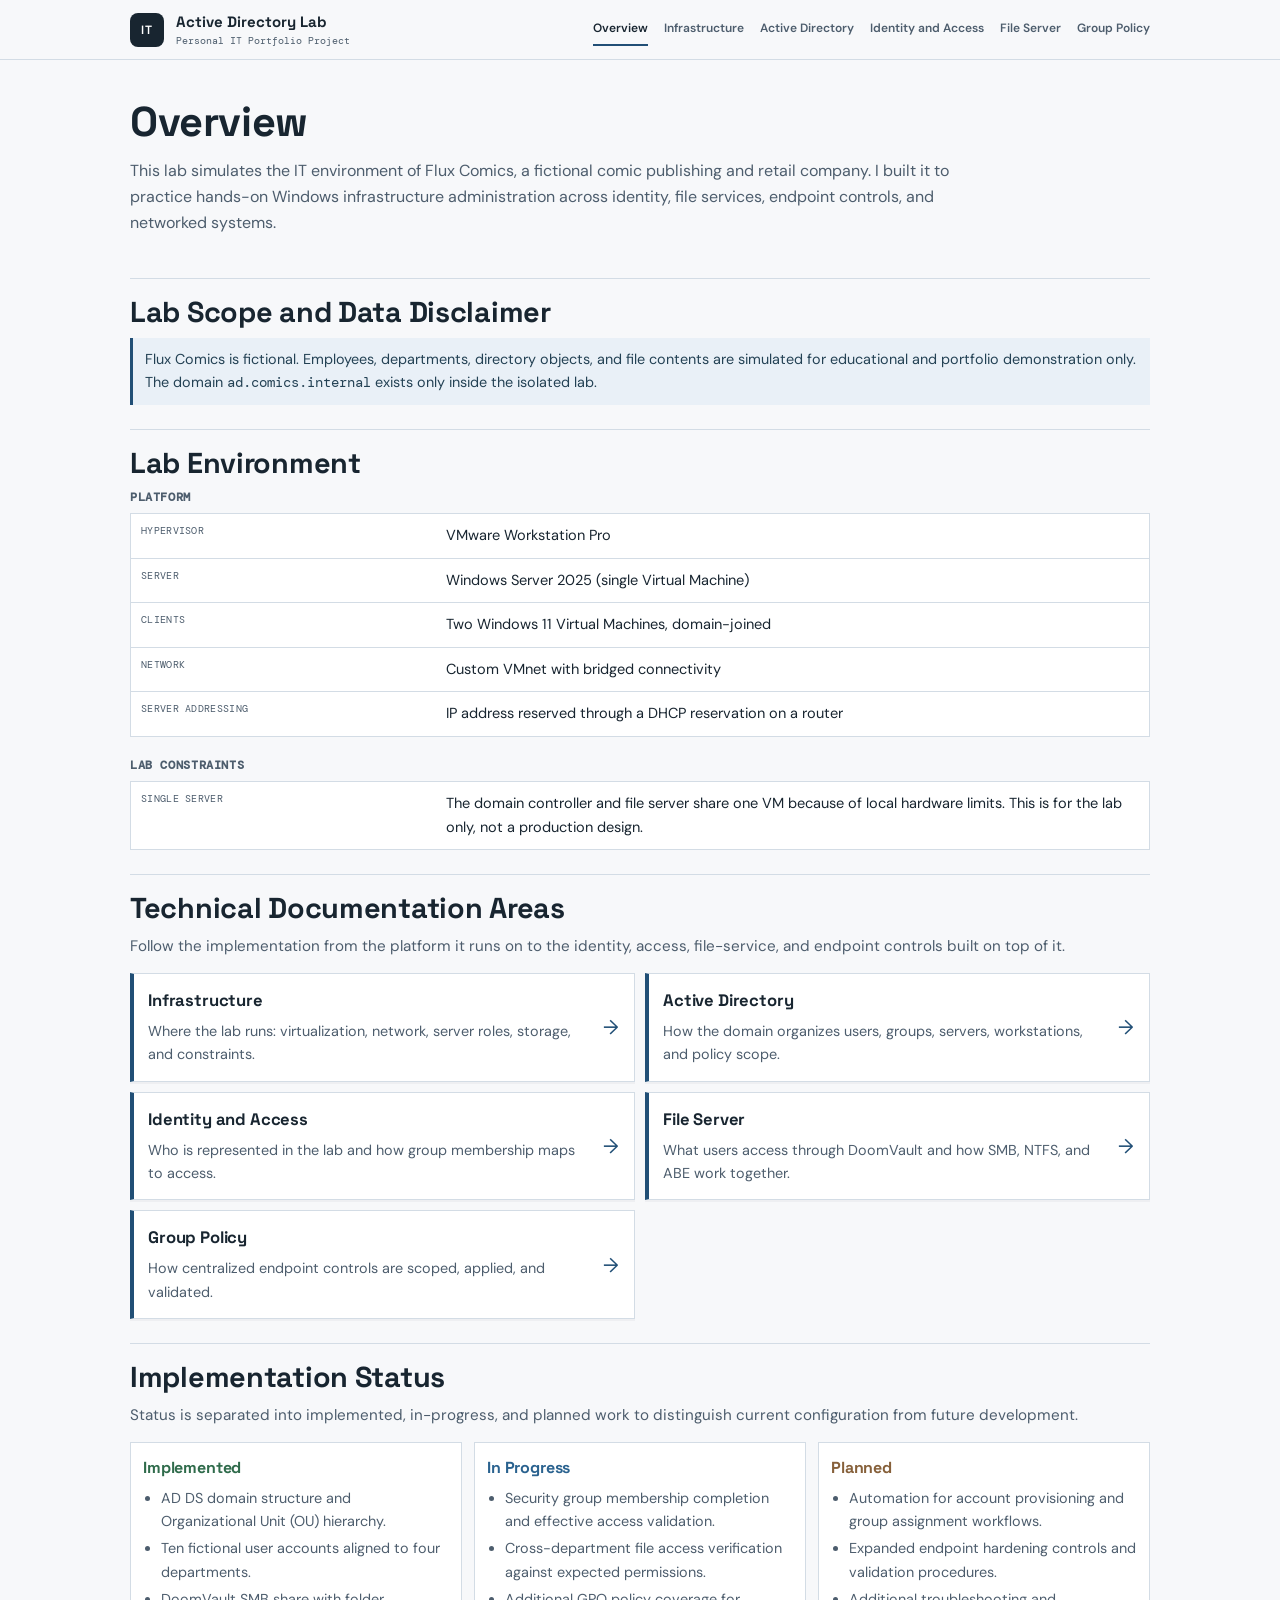
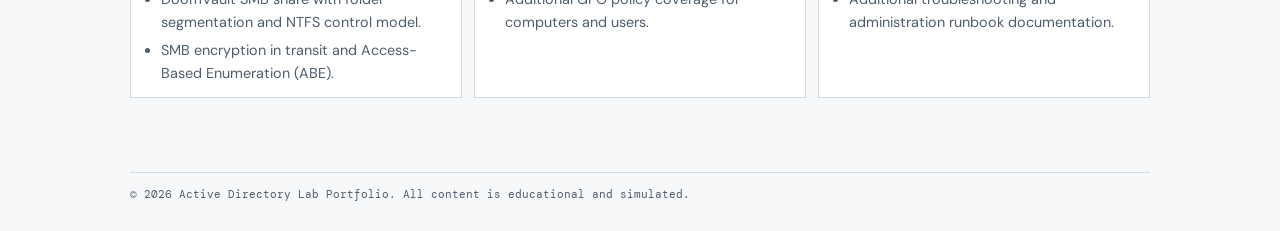
<file: index.html>
<!doctype html>
<html lang="en">
<head>
  <meta charset="utf-8">
  <meta name="viewport" content="width=device-width, initial-scale=1">
  <meta name="description" content="Personal Windows Server and Active Directory portfolio lab.">
  <title>Active Directory Lab | Overview</title>
  <link rel="preconnect" href="https://fonts.googleapis.com">
  <link rel="preconnect" href="https://fonts.gstatic.com" crossorigin>
  <link href="https://fonts.googleapis.com/css2?family=DM+Mono:wght@400;500&family=DM+Sans:wght@400;500;600;700&family=Space+Grotesk:wght@500;600;700&display=swap" rel="stylesheet">
  <link rel="stylesheet" href="assets/css/style.css">
  <script src="assets/js/main.js" defer></script>
</head>
<body>
  <a class="sr-only" href="#main">Skip to main content</a>
  <header class="site-header">
    <a class="brand" href="index.html">
      <div class="brand-mark">IT</div>
      <span class="brand-copy"><strong>Active Directory Lab</strong><small>Personal IT Portfolio Project</small></span>
    </a>
    <button class="menu-toggle" type="button" aria-expanded="false" aria-controls="site-nav"><span></span><span></span><span></span><span class="sr-only">Toggle navigation</span></button>
    <nav id="site-nav" class="site-nav" aria-label="Primary navigation">
      <a class="active" href="index.html">Overview</a>
      <a href="pages/infrastructure.html">Infrastructure</a>
      <a href="pages/active-directory.html">Active Directory</a>
      <a href="pages/identity-access.html">Identity and Access</a>
      <a href="pages/file-server.html">File Server</a>
      <a href="pages/group-policy.html">Group Policy</a>
    </nav>
  </header>

  <main id="main" class="page-width">
    <section class="doc-header">
      <h1>Overview</h1>
      <p class="doc-summary">This lab simulates the IT environment of Flux Comics, a fictional comic publishing and retail company. I built it to practice hands-on Windows infrastructure administration across identity, file services, endpoint controls, and networked systems.</p>
    </section>

    <section class="section reveal">
      <div class="section-title"><h2>Lab Scope and Data Disclaimer</h2></div>
      <div class="tech-note">
        Flux Comics is fictional. Employees, departments, directory objects, and file contents are simulated for educational and portfolio demonstration only. The domain <code>ad.comics.internal</code> exists only inside the isolated lab.
      </div>
    </section>

    <section class="section reveal">
      <div class="section-title"><h2>Lab Environment</h2></div>
      <div class="environment-group">
        <h3>Platform</h3>
        <div class="table-wrap">
          <table class="table-tech">
            <tbody>
              <tr><th scope="row">Hypervisor</th><td>VMware Workstation Pro</td></tr>
              <tr><th scope="row">Server</th><td>Windows Server 2025 (single Virtual Machine)</td></tr>
              <tr><th scope="row">Clients</th><td>Two Windows 11 Virtual Machines, domain-joined</td></tr>
              <tr><th scope="row">Network</th><td>Custom VMnet with bridged connectivity</td></tr>
              <tr><th scope="row">Server addressing</th><td>IP address reserved through a DHCP reservation on a router</td></tr>
            </tbody>
          </table>
        </div>
      </div>

      <div class="environment-group">
        <h3>Lab Constraints</h3>
        <div class="table-wrap">
          <table class="table-tech">
            <tbody>
              <tr><th scope="row">Single server</th><td>The domain controller and file server share one VM because of local hardware limits. This is for the lab only, not a production design.</td></tr>
            </tbody>
          </table>
        </div>
      </div>
    </section>

    <section class="section reveal">
      <div class="section-title"><h2>Technical Documentation Areas</h2></div>
      <p class="section-summary">Follow the implementation from the platform it runs on to the identity, access, file-service, and endpoint controls built on top of it.</p>
      <div class="page-links">
        <a class="page-link" href="pages/infrastructure.html"><h3>Infrastructure</h3><p>Where the lab runs: virtualization, network, server roles, storage, and constraints.</p></a>
        <a class="page-link" href="pages/active-directory.html"><h3>Active Directory</h3><p>How the domain organizes users, groups, servers, workstations, and policy scope.</p></a>
        <a class="page-link" href="pages/identity-access.html"><h3>Identity and Access</h3><p>Who is represented in the lab and how group membership maps to access.</p></a>
        <a class="page-link" href="pages/file-server.html"><h3>File Server</h3><p>What users access through DoomVault and how SMB, NTFS, and ABE work together.</p></a>
        <a class="page-link" href="pages/group-policy.html"><h3>Group Policy</h3><p>How centralized endpoint controls are scoped, applied, and validated.</p></a>
      </div>
    </section>

    <section class="section reveal">
      <div class="section-title"><h2>Implementation Status</h2></div>
      <p class="section-summary">Status is separated into implemented, in-progress, and planned work to distinguish current configuration from future development.</p>
      <div class="status-grid">
        <article class="status-card implemented">
          <h3>Implemented</h3>
          <ul>
            <li>AD DS domain structure and Organizational Unit (OU) hierarchy.</li>
            <li>Ten fictional user accounts aligned to four departments.</li>
            <li>DoomVault SMB share with folder segmentation and NTFS control model.</li>
            <li>SMB encryption in transit and Access-Based Enumeration (ABE).</li>
          </ul>
        </article>
        <article class="status-card in-progress">
          <h3>In Progress</h3>
          <ul>
            <li>Security group membership completion and effective access validation.</li>
            <li>Cross-department file access verification against expected permissions.</li>
            <li>Additional GPO policy coverage for computers and users.</li>
          </ul>
        </article>
        <article class="status-card planned">
          <h3>Planned</h3>
          <ul>
            <li>Automation for account provisioning and group assignment workflows.</li>
            <li>Expanded endpoint hardening controls and validation procedures.</li>
            <li>Additional troubleshooting and administration runbook documentation.</li>
          </ul>
        </article>
      </div>
    </section>
  </main>

  <footer class="site-footer page-width">
    <div class="footer-stack">
      <p class="footer-meta">© 2026 Active Directory Lab Portfolio. All content is educational and simulated.</p>
    </div>
  </footer>
</body>
</html>
</file>
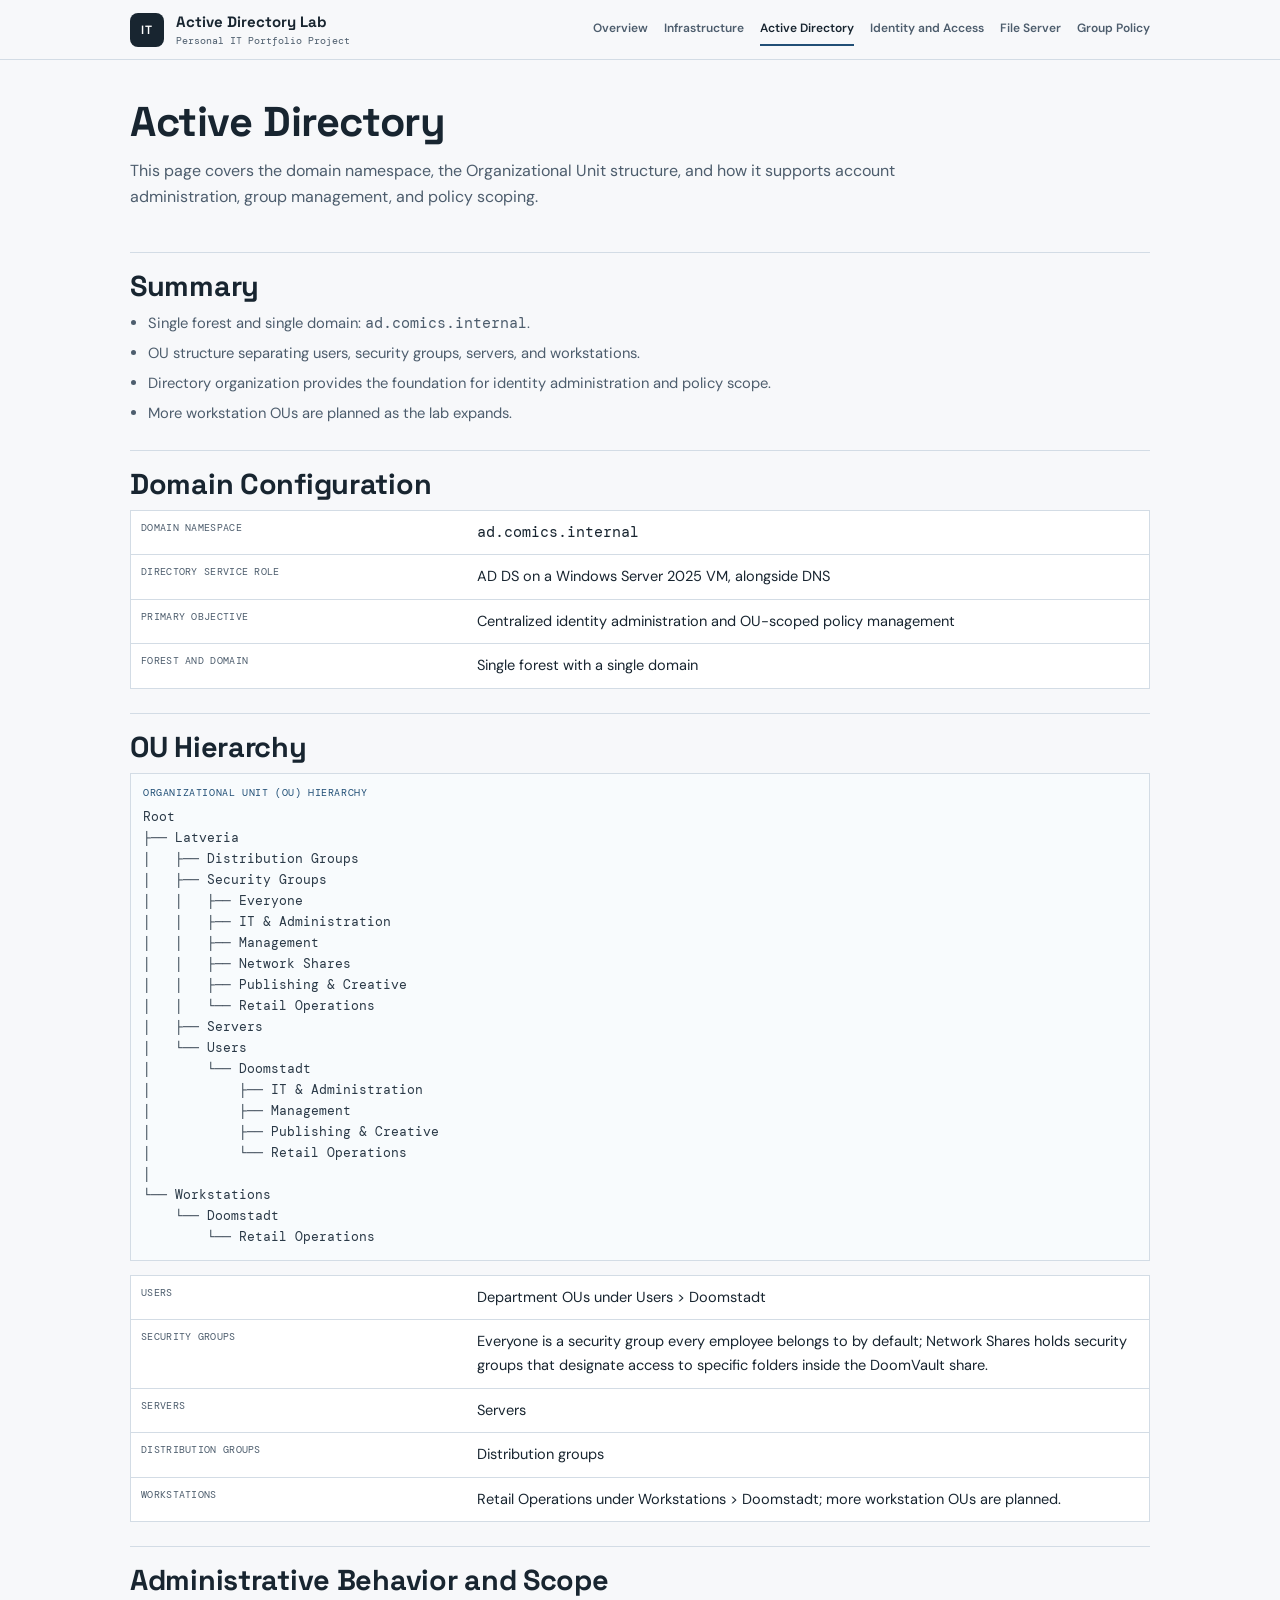
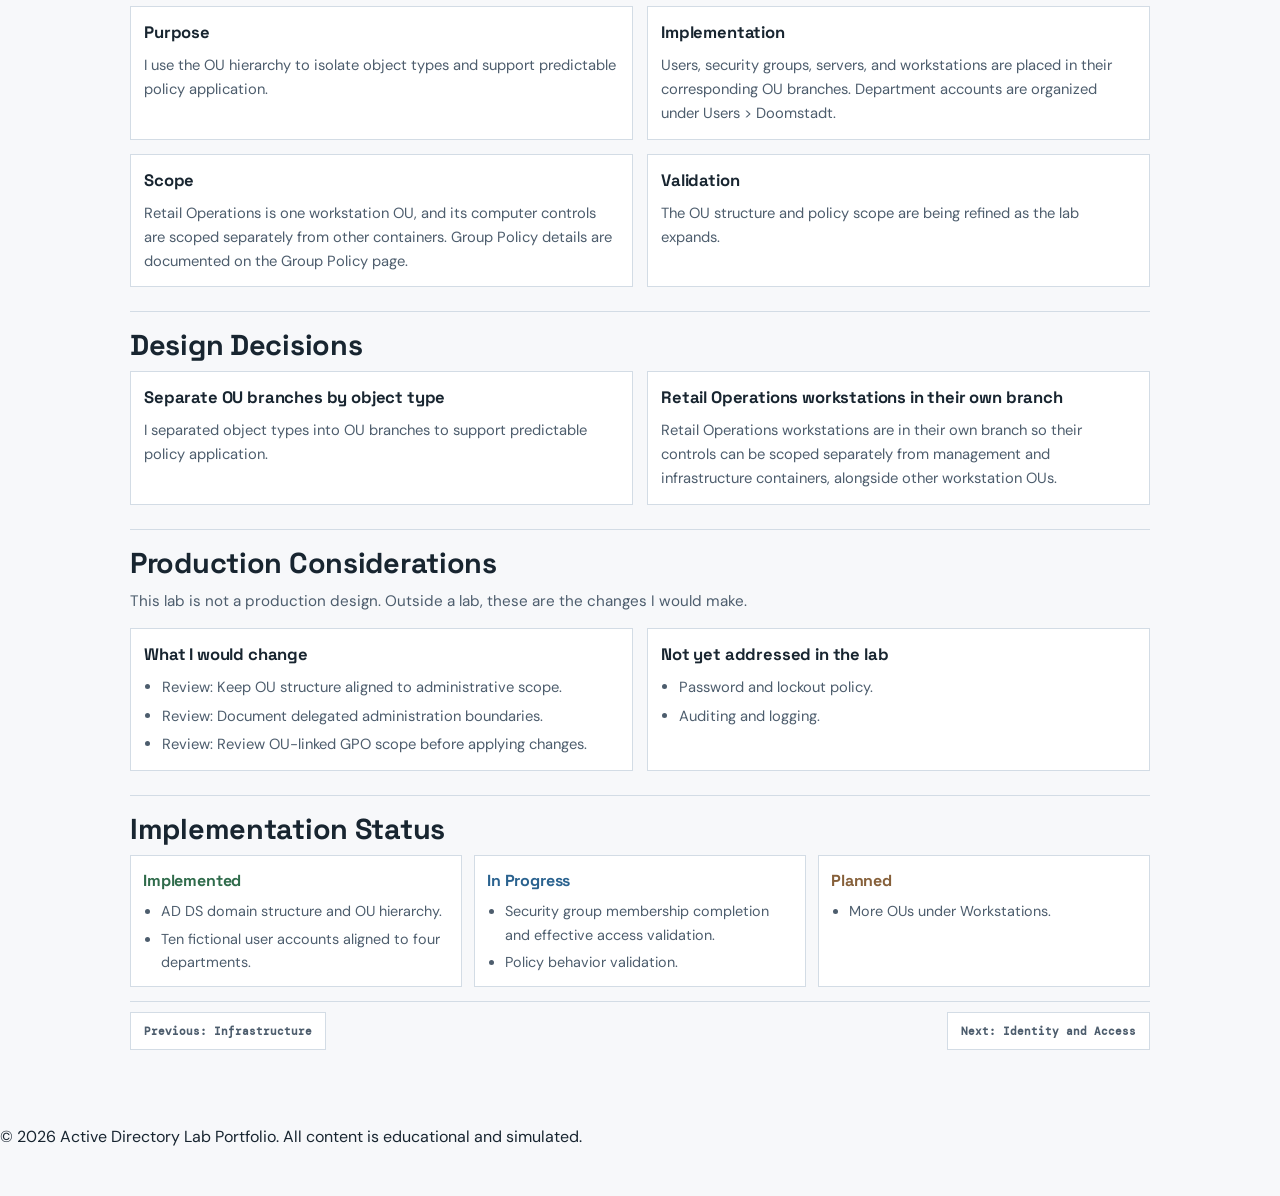
<file: pages/active-directory.html>
<!doctype html>
<html lang="en">
<head>
  <meta charset="utf-8">
  <meta name="viewport" content="width=device-width, initial-scale=1">
  <meta name="description" content="Active Directory implementation details for the lab.">
  <title>Active Directory | Active Directory Lab</title>
  <link rel="preconnect" href="https://fonts.googleapis.com">
  <link rel="preconnect" href="https://fonts.gstatic.com" crossorigin>
  <link href="https://fonts.googleapis.com/css2?family=DM+Mono:wght@400;500&family=DM+Sans:wght@400;500;600;700&family=Space+Grotesk:wght@500;600;700&display=swap" rel="stylesheet">
  <link rel="icon" href="../images/ActiveDirectoryLogo.png" type="image/png">
  <link rel="stylesheet" href="../assets/css/style.css">
  <script src="../assets/js/main.js" defer></script>
</head>
<body>
  <a class="sr-only" href="#main">Skip to main content</a>
  <header class="site-header">
    <a class="brand" href="../index.html"><div class="brand-mark">IT</div><span class="brand-copy"><strong>Active Directory Lab</strong><small>Personal IT Portfolio Project</small></span></a>
    <button class="menu-toggle" type="button" aria-expanded="false" aria-controls="site-nav"><span></span><span></span><span></span><span class="sr-only">Toggle navigation</span></button>
    <nav id="site-nav" class="site-nav" aria-label="Primary navigation">
      <a href="../index.html">Overview</a>
      <a href="infrastructure.html">Infrastructure</a>
      <a class="active" href="active-directory.html">Active Directory</a>
      <a href="identity-access.html">Identity and Access</a>
      <a href="file-server.html">File Server</a>
      <a href="group-policy.html">Group Policy</a>
    </nav>
  </header>

  <main id="main" class="page-width">
    <section class="doc-header">
      <h1>Active Directory</h1>
      <p class="doc-summary">This page covers the domain namespace, the Organizational Unit structure, and how it supports account administration, group management, and policy scoping.</p>
    </section>

    <section class="section reveal">
      <div class="section-title"><h2>Summary</h2></div>
      <ul class="list">
        <li>Single forest and single domain: <code>ad.comics.internal</code>.</li>
        <li>OU structure separating users, security groups, servers, and workstations.</li>
        <li>Directory organization provides the foundation for identity administration and policy scope.</li>
        <li>More workstation OUs are planned as the lab expands.</li>
      </ul>
    </section>

    <section class="section reveal">
      <div class="section-title"><h2>Domain Configuration</h2></div>
      <div class="table-wrap">
        <table class="table-tech">
          <tbody>
            <tr><th scope="row">Domain namespace</th><td><code>ad.comics.internal</code></td></tr>
            <tr><th scope="row">Directory service role</th><td>AD DS on a Windows Server 2025 VM, alongside DNS</td></tr>
            <tr><th scope="row">Primary objective</th><td>Centralized identity administration and OU-scoped policy management</td></tr>
            <tr><th scope="row">Forest and domain</th><td>Single forest with a single domain</td></tr>
          </tbody>
        </table>
      </div>
    </section>

    <section class="section reveal">
      <div class="section-title"><h2>OU Hierarchy</h2></div>
      <div class="diagram">
        <span class="diagram-label">Organizational Unit (OU) Hierarchy</span>
<pre>Root
├── Latveria
│   ├── Distribution Groups
│   ├── Security Groups
│   │   ├── Everyone
│   │   ├── IT & Administration
│   │   ├── Management
│   │   ├── Network Shares
│   │   ├── Publishing & Creative
│   │   └── Retail Operations
│   ├── Servers
│   └── Users
│       └── Doomstadt
│           ├── IT & Administration
│           ├── Management
│           ├── Publishing & Creative
│           └── Retail Operations
│
└── Workstations
    └── Doomstadt
        └── Retail Operations</pre>
      </div>
      <div class="table-wrap spaced-table">
        <table class="table-tech">
          <tbody>
            <tr><th scope="row">Users</th><td>Department OUs under Users &gt; Doomstadt</td></tr>
            <tr><th scope="row">Security Groups</th><td>Everyone is a security group every employee belongs to by default; Network Shares holds security groups that designate access to specific folders inside the DoomVault share.</td></tr>
            <tr><th scope="row">Servers</th><td>Servers</td></tr>
            <tr><th scope="row">Distribution Groups</th><td>Distribution groups</td></tr>
            <tr><th scope="row">Workstations</th><td>Retail Operations under Workstations &gt; Doomstadt; more workstation OUs are planned.</td></tr>
          </tbody>
        </table>
      </div>
    </section>

    <section class="section reveal">
      <div class="section-title"><h2>Administrative Behavior and Scope</h2></div>
      <div class="grid-2">
        <article class="panel"><h3>Purpose</h3><p>I use the OU hierarchy to isolate object types and support predictable policy application.</p></article>
        <article class="panel"><h3>Implementation</h3><p>Users, security groups, servers, and workstations are placed in their corresponding OU branches. Department accounts are organized under Users &gt; Doomstadt.</p></article>
        <article class="panel"><h3>Scope</h3><p>Retail Operations is one workstation OU, and its computer controls are scoped separately from other containers. Group Policy details are documented on the Group Policy page.</p></article>
        <article class="panel"><h3>Validation</h3><p>The OU structure and policy scope are being refined as the lab expands.</p></article>
      </div>
    </section>

    <section class="section reveal">
      <div class="section-title"><h2>Design Decisions</h2></div>
      <div class="grid-2">
        <article class="panel"><h3>Separate OU branches by object type</h3><p>I separated object types into OU branches to support predictable policy application.</p></article>
        <article class="panel"><h3>Retail Operations workstations in their own branch</h3><p>Retail Operations workstations are in their own branch so their controls can be scoped separately from management and infrastructure containers, alongside other workstation OUs.</p></article>
      </div>
    </section>

    <section class="section reveal">
      <div class="section-title"><h2>Production Considerations</h2></div>
      <p class="section-summary">This lab is not a production design. Outside a lab, these are the changes I would make.</p>
      <div class="grid-2">
        <article class="panel"><h3>What I would change</h3><ul><li>Review: Keep OU structure aligned to administrative scope.</li><li>Review: Document delegated administration boundaries.</li><li>Review: Review OU-linked GPO scope before applying changes.</li></ul></article>
        <article class="panel"><h3>Not yet addressed in the lab</h3><ul><li>Password and lockout policy.</li><li>Auditing and logging.</li></ul></article>
      </div>
    </section>

    <section class="section reveal">
      <div class="section-title"><h2>Implementation Status</h2></div>
      <div class="status-grid">
        <article class="status-card implemented"><h3>Implemented</h3><ul><li>AD DS domain structure and OU hierarchy.</li><li>Ten fictional user accounts aligned to four departments.</li></ul></article>
        <article class="status-card in-progress"><h3>In Progress</h3><ul><li>Security group membership completion and effective access validation.</li><li>Policy behavior validation.</li></ul></article>
        <article class="status-card planned"><h3>Planned</h3><ul><li>More OUs under Workstations.</li></ul></article>
      </div>
      <nav class="related-nav"><a href="infrastructure.html">Previous: Infrastructure</a><a href="identity-access.html">Next: Identity and Access</a></nav>
    </section>

    <!--
    <section class="section reveal">
      <div class="section-title"><h2>Evidence</h2></div>
      <figure>
        <img src="../images/replace-with-screenshot.png" alt="Active Directory OU hierarchy screenshot">
        <figcaption>Active Directory OU hierarchy screenshot.</figcaption>
      </figure>
    </section>
    -->
  </main>

  <footer class="site-footer">
    <p>&copy; 2026 Active Directory Lab Portfolio. All content is educational and simulated.</p>
  </footer>

</body>
</html>
</file>
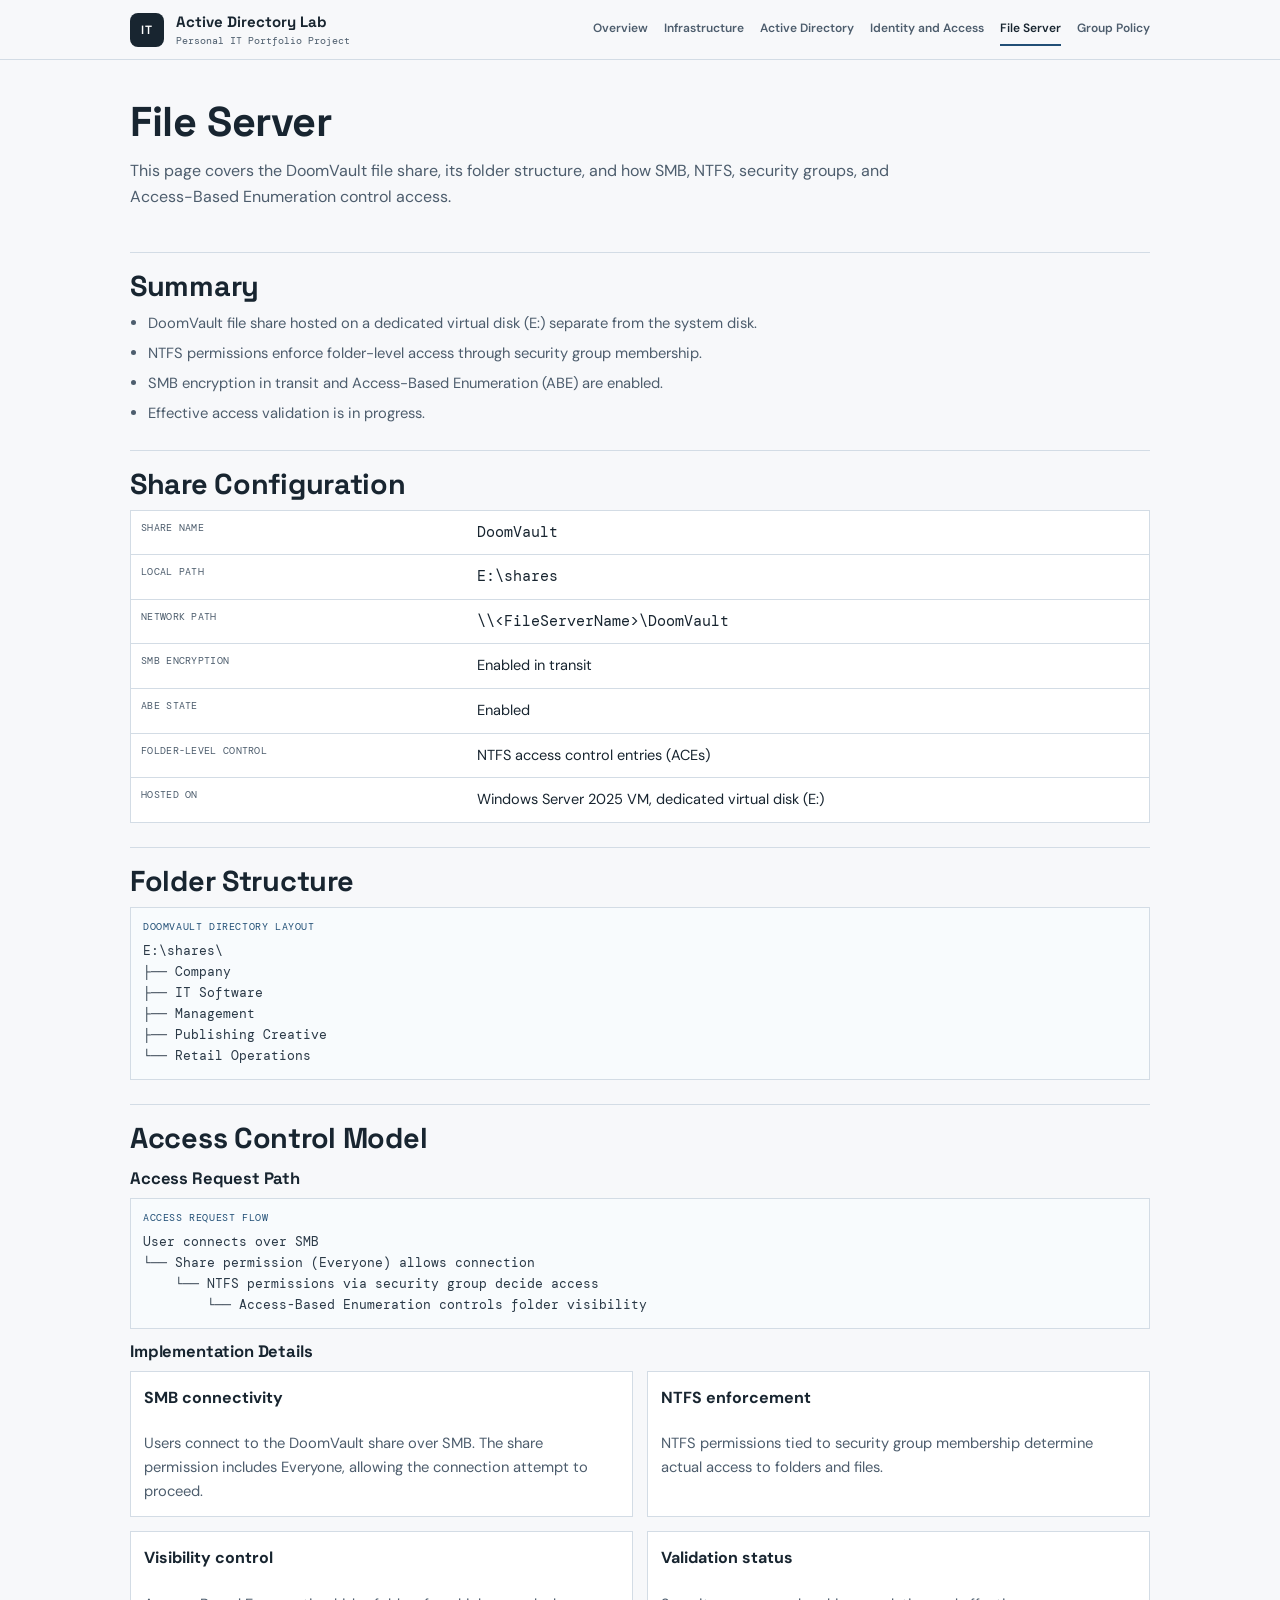
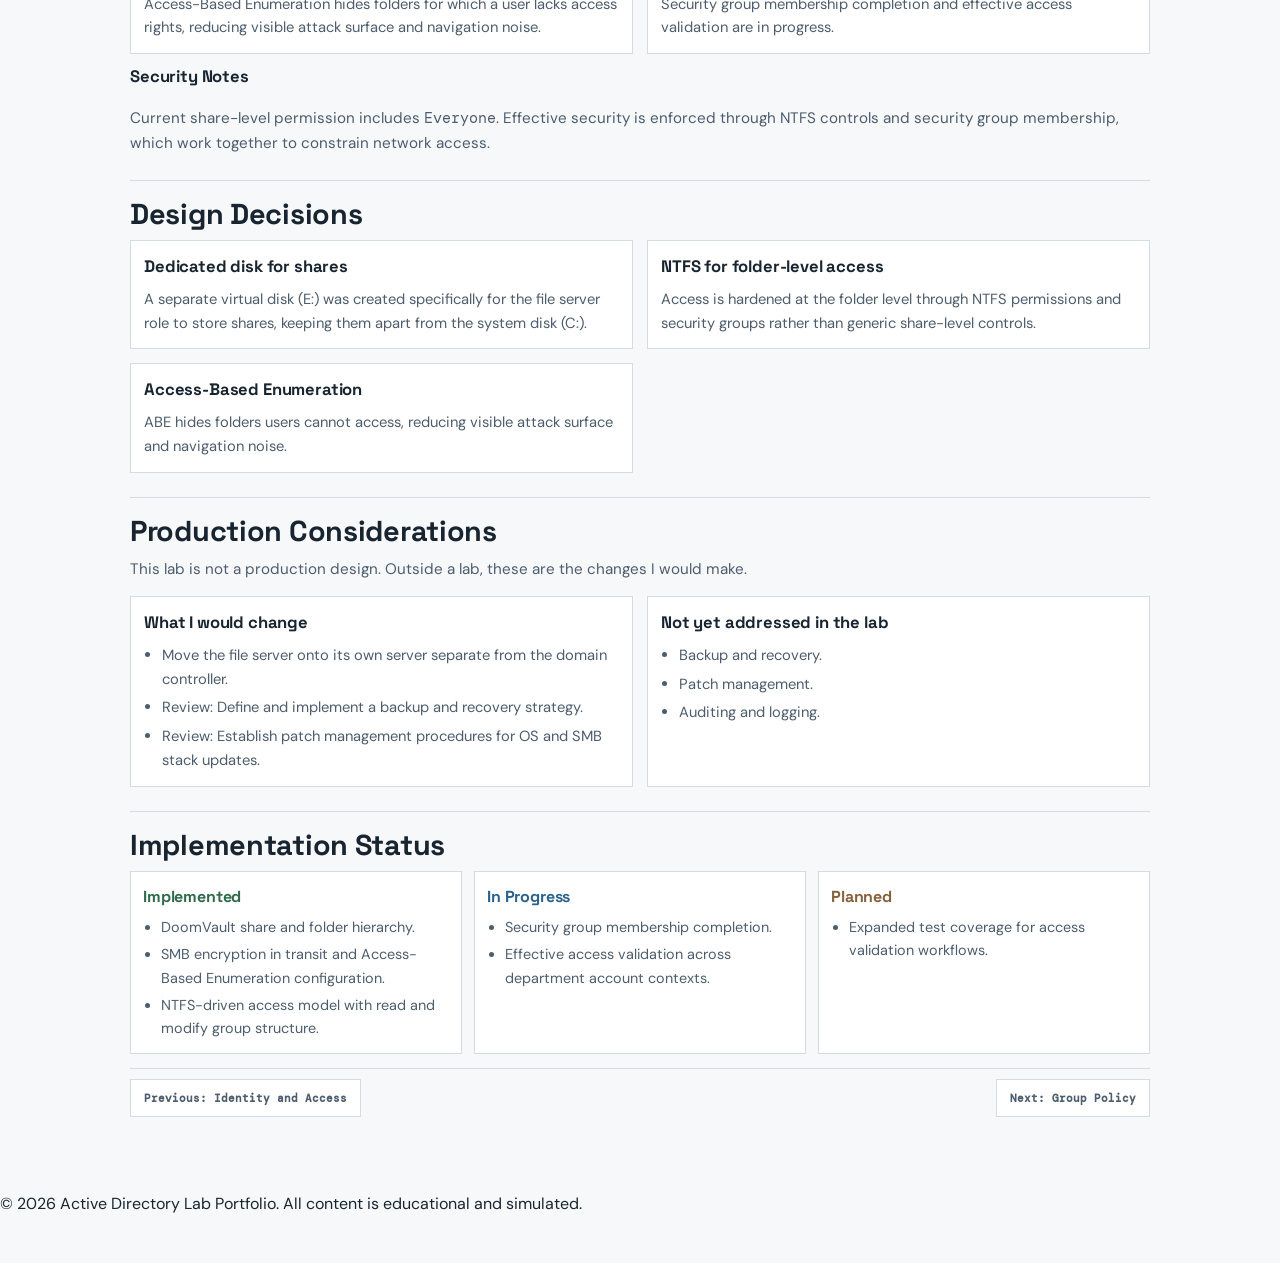
<file: pages/file-server.html>
<!doctype html>
<html lang="en">
<head>
  <meta charset="utf-8">
  <meta name="viewport" content="width=device-width, initial-scale=1">
  <meta name="description" content="File server implementation for the Active Directory lab.">
  <title>File Server | Active Directory Lab</title>
  <link rel="preconnect" href="https://fonts.googleapis.com">
  <link rel="preconnect" href="https://fonts.gstatic.com" crossorigin>
  <link href="https://fonts.googleapis.com/css2?family=DM+Mono:wght@400;500&family=DM+Sans:wght@400;500;600;700&family=Space+Grotesk:wght@500;600;700&display=swap" rel="stylesheet">
  <link rel="icon" href="../images/ActiveDirectoryLogo.png" type="image/png">
  <link rel="stylesheet" href="../assets/css/style.css">
  <script src="../assets/js/main.js" defer></script>
</head>
<body>
  <a class="sr-only" href="#main">Skip to main content</a>
  <header class="site-header">
    <a class="brand" href="../index.html"><div class="brand-mark">IT</div><span class="brand-copy"><strong>Active Directory Lab</strong><small>Personal IT Portfolio Project</small></span></a>
    <button class="menu-toggle" type="button" aria-expanded="false" aria-controls="site-nav"><span></span><span></span><span></span><span class="sr-only">Toggle navigation</span></button>
    <nav id="site-nav" class="site-nav" aria-label="Primary navigation">
      <a href="../index.html">Overview</a>
      <a href="infrastructure.html">Infrastructure</a>
      <a href="active-directory.html">Active Directory</a>
      <a href="identity-access.html">Identity and Access</a>
      <a class="active" href="file-server.html">File Server</a>
      <a href="group-policy.html">Group Policy</a>
    </nav>
  </header>

  <main id="main" class="page-width">
    <section class="doc-header">
      <h1>File Server</h1>
      <p class="doc-summary">This page covers the DoomVault file share, its folder structure, and how SMB, NTFS, security groups, and Access-Based Enumeration control access.</p>
    </section>

    <section class="section reveal">
      <div class="section-title"><h2>Summary</h2></div>
      <ul class="list">
        <li>DoomVault file share hosted on a dedicated virtual disk (E:) separate from the system disk.</li>
        <li>NTFS permissions enforce folder-level access through security group membership.</li>
        <li>SMB encryption in transit and Access-Based Enumeration (ABE) are enabled.</li>
        <li>Effective access validation is in progress.</li>
      </ul>
    </section>

    <section class="section reveal">
      <div class="section-title"><h2>Share Configuration</h2></div>
      <div class="table-wrap">
        <table class="table-tech">
          <tbody>
            <tr><th scope="row">Share name</th><td><code>DoomVault</code></td></tr>
            <tr><th scope="row">Local path</th><td><code>E:\shares</code></td></tr>
            <tr><th scope="row">Network path</th><td><code>\\&lt;FileServerName&gt;\DoomVault</code></td></tr>
            <tr><th scope="row">SMB encryption</th><td>Enabled in transit</td></tr>
            <tr><th scope="row">ABE state</th><td>Enabled</td></tr>
            <tr><th scope="row">Folder-level control</th><td>NTFS access control entries (ACEs)</td></tr>
            <tr><th scope="row">Hosted on</th><td>Windows Server 2025 VM, dedicated virtual disk (E:)</td></tr>
          </tbody>
        </table>
      </div>
    </section>

    <section class="section reveal">
      <div class="section-title"><h2>Folder Structure</h2></div>
      <div class="diagram">
        <span class="diagram-label">DoomVault Directory Layout</span>
<pre>E:\shares\
├── Company
├── IT Software
├── Management
├── Publishing Creative
└── Retail Operations</pre>
      </div>
    </section>

    <section class="section reveal">
      <div class="section-title"><h2>Access Control Model</h2></div>

      <h3 class="subsection-title">Access Request Path</h3>
      <div class="diagram">
        <span class="diagram-label">Access Request Flow</span>
<pre>User connects over SMB
└── Share permission (Everyone) allows connection
    └── NTFS permissions via security group decide access
        └── Access-Based Enumeration controls folder visibility</pre>
      </div>

      <h3 class="subsection-title">Implementation Details</h3>
      <div class="grid-2">
        <article class="panel"><h4>SMB connectivity</h4><p>Users connect to the DoomVault share over SMB. The share permission includes Everyone, allowing the connection attempt to proceed.</p></article>
        <article class="panel"><h4>NTFS enforcement</h4><p>NTFS permissions tied to security group membership determine actual access to folders and files.</p></article>
        <article class="panel"><h4>Visibility control</h4><p>Access-Based Enumeration hides folders for which a user lacks access rights, reducing visible attack surface and navigation noise.</p></article>
        <article class="panel"><h4>Validation status</h4><p>Security group membership completion and effective access validation are in progress.</p></article>
      </div>

      <h3 class="subsection-title">Security Notes</h3>
      <p class="muted-note">Current share-level permission includes <code>Everyone</code>. Effective security is enforced through NTFS controls and security group membership, which work together to constrain network access.</p>
    </section>

    <section class="section reveal">
      <div class="section-title"><h2>Design Decisions</h2></div>
      <div class="grid-2">
        <article class="panel"><h3>Dedicated disk for shares</h3><p>A separate virtual disk (E:) was created specifically for the file server role to store shares, keeping them apart from the system disk (C:).</p></article>
        <article class="panel"><h3>NTFS for folder-level access</h3><p>Access is hardened at the folder level through NTFS permissions and security groups rather than generic share-level controls.</p></article>
        <article class="panel"><h3>Access-Based Enumeration</h3><p>ABE hides folders users cannot access, reducing visible attack surface and navigation noise.</p></article>
      </div>
    </section>

    <section class="section reveal">
      <div class="section-title"><h2>Production Considerations</h2></div>
      <p class="section-summary">This lab is not a production design. Outside a lab, these are the changes I would make.</p>
      <div class="grid-2">
        <article class="panel"><h3>What I would change</h3><ul><li>Move the file server onto its own server separate from the domain controller.</li><li>Review: Define and implement a backup and recovery strategy.</li><li>Review: Establish patch management procedures for OS and SMB stack updates.</li></ul></article>
        <article class="panel"><h3>Not yet addressed in the lab</h3><ul><li>Backup and recovery.</li><li>Patch management.</li><li>Auditing and logging.</li></ul></article>
      </div>
    </section>

    <section class="section reveal">
      <div class="section-title"><h2>Implementation Status</h2></div>
      <div class="status-grid">
        <article class="status-card implemented"><h3>Implemented</h3><ul><li>DoomVault share and folder hierarchy.</li><li>SMB encryption in transit and Access-Based Enumeration configuration.</li><li>NTFS-driven access model with read and modify group structure.</li></ul></article>
        <article class="status-card in-progress"><h3>In Progress</h3><ul><li>Security group membership completion.</li><li>Effective access validation across department account contexts.</li></ul></article>
        <article class="status-card planned"><h3>Planned</h3><ul><li>Expanded test coverage for access validation workflows.</li></ul></article>
      </div>
      <nav class="related-nav"><a href="identity-access.html">Previous: Identity and Access</a><a href="group-policy.html">Next: Group Policy</a></nav>
    </section>

    <!--
    <section class="section reveal">
      <div class="section-title"><h2>Evidence</h2></div>
      <figure>
        <img src="../images/replace-with-screenshot.png" alt="DoomVault file share and folder structure with security group permissions screenshot">
        <figcaption>DoomVault file share and folder structure with security group permissions screenshot.</figcaption>
      </figure>
    </section>

    <section class="section reveal">
      <div class="section-title"><h2>Validation Evidence</h2></div>
      <table class="table-tech">
        <thead>
          <tr><th scope="col">User</th><th scope="col">Folder</th><th scope="col">Expected access</th><th scope="col">Actual result</th></tr>
        </thead>
        <tbody>
        </tbody>
      </table>
    </section>
    -->
  </main>

  <footer class="site-footer">
    <p>&copy; 2026 Active Directory Lab Portfolio. All content is educational and simulated.</p>
  </footer>

</body>
</html>
</file>
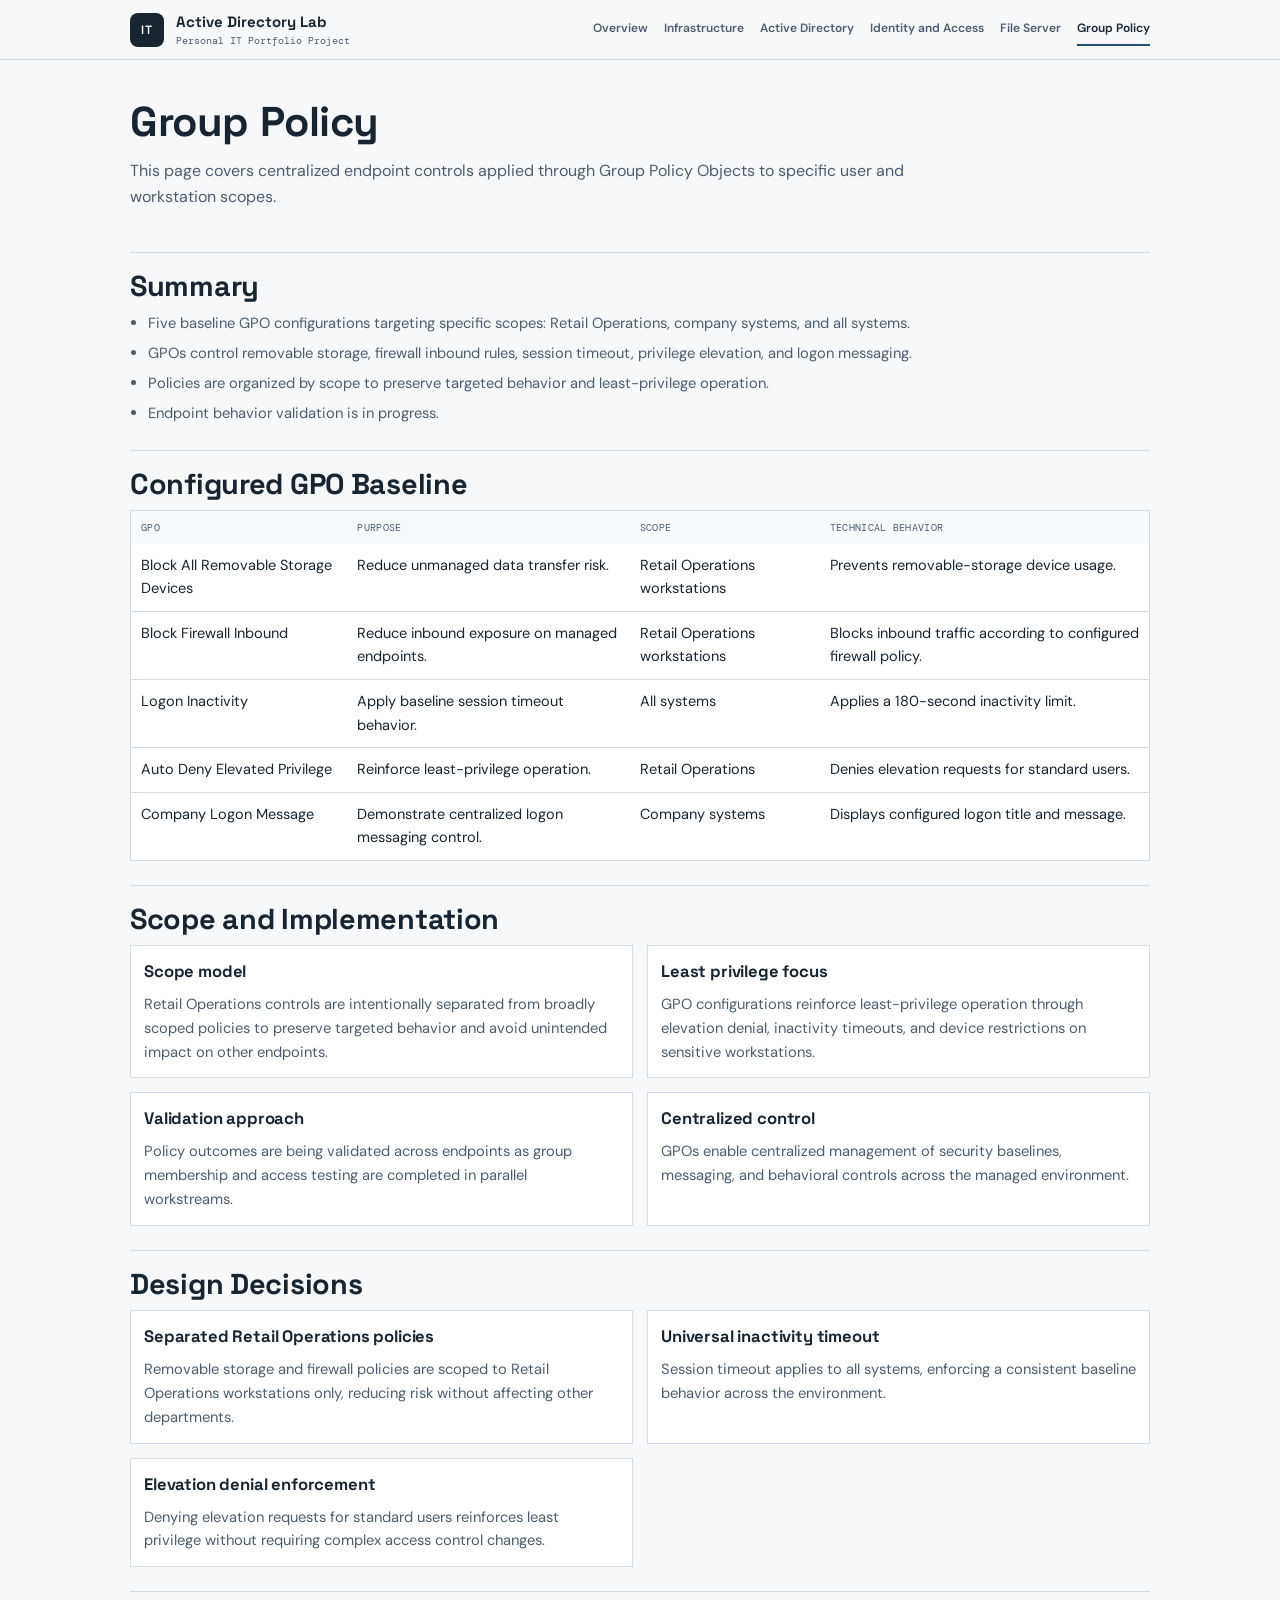
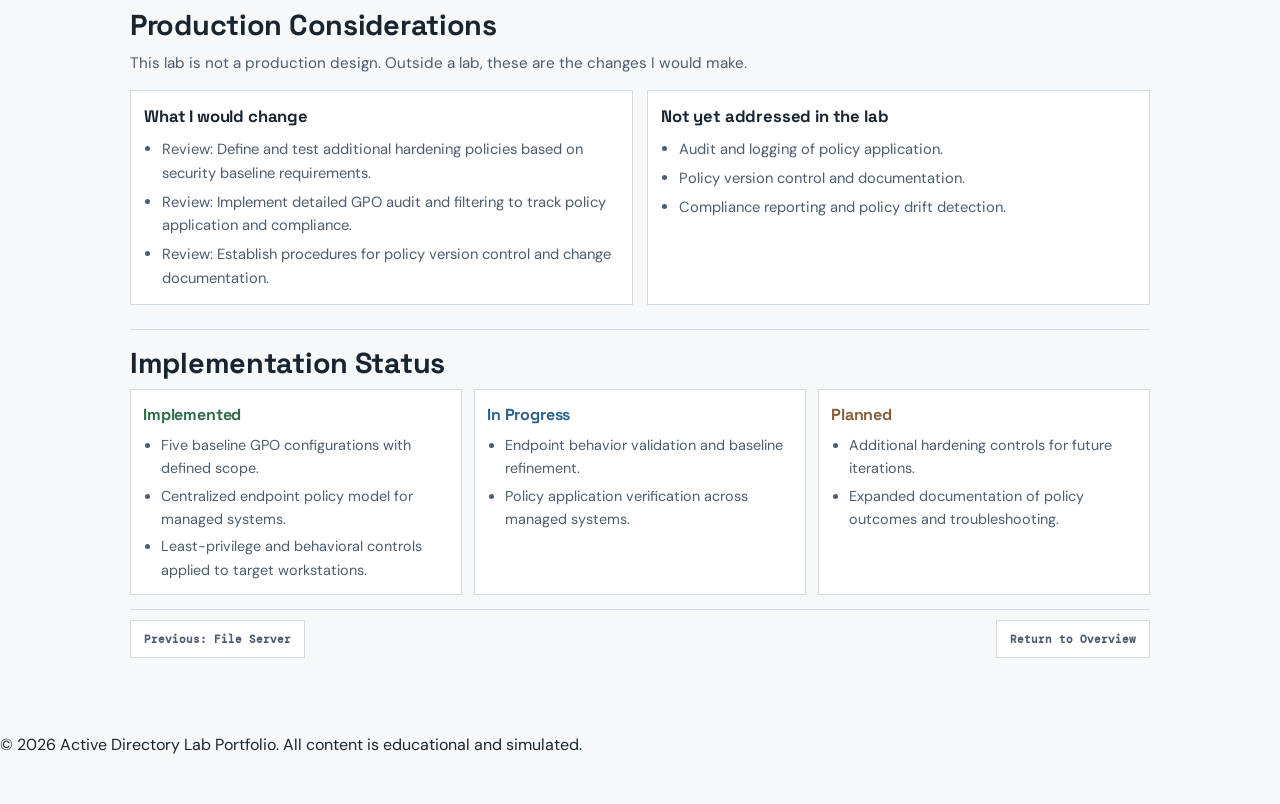
<file: pages/group-policy.html>
<!doctype html>
<html lang="en">
<head>
  <meta charset="utf-8">
  <meta name="viewport" content="width=device-width, initial-scale=1">
  <meta name="description" content="Group Policy implementation details for the Active Directory lab.">
  <title>Group Policy | Active Directory Lab</title>
  <link rel="preconnect" href="https://fonts.googleapis.com">
  <link rel="preconnect" href="https://fonts.gstatic.com" crossorigin>
  <link href="https://fonts.googleapis.com/css2?family=DM+Mono:wght@400;500&family=DM+Sans:wght@400;500;600;700&family=Space+Grotesk:wght@500;600;700&display=swap" rel="stylesheet">
  <link rel="icon" href="../images/ActiveDirectoryLogo.png" type="image/png">
  <link rel="stylesheet" href="../assets/css/style.css">
  <script src="../assets/js/main.js" defer></script>
</head>
<body>
  <a class="sr-only" href="#main">Skip to main content</a>
  <header class="site-header">
    <a class="brand" href="../index.html"><div class="brand-mark">IT</div><span class="brand-copy"><strong>Active Directory Lab</strong><small>Personal IT Portfolio Project</small></span></a>
    <button class="menu-toggle" type="button" aria-expanded="false" aria-controls="site-nav"><span></span><span></span><span></span><span class="sr-only">Toggle navigation</span></button>
    <nav id="site-nav" class="site-nav" aria-label="Primary navigation">
      <a href="../index.html">Overview</a>
      <a href="infrastructure.html">Infrastructure</a>
      <a href="active-directory.html">Active Directory</a>
      <a href="identity-access.html">Identity and Access</a>
      <a href="file-server.html">File Server</a>
      <a class="active" href="group-policy.html">Group Policy</a>
    </nav>
  </header>

  <main id="main" class="page-width">
    <section class="doc-header">
      <h1>Group Policy</h1>
      <p class="doc-summary">This page covers centralized endpoint controls applied through Group Policy Objects to specific user and workstation scopes.</p>
    </section>

    <section class="section reveal">
      <div class="section-title"><h2>Summary</h2></div>
      <ul class="list">
        <li>Five baseline GPO configurations targeting specific scopes: Retail Operations, company systems, and all systems.</li>
        <li>GPOs control removable storage, firewall inbound rules, session timeout, privilege elevation, and logon messaging.</li>
        <li>Policies are organized by scope to preserve targeted behavior and least-privilege operation.</li>
        <li>Endpoint behavior validation is in progress.</li>
      </ul>
    </section>

    <section class="section reveal">
      <div class="section-title"><h2>Configured GPO Baseline</h2></div>
      <div class="table-wrap">
        <table class="table-tech">
          <thead>
            <tr>
              <th scope="col">GPO</th>
              <th scope="col">Purpose</th>
              <th scope="col">Scope</th>
              <th scope="col">Technical behavior</th>
            </tr>
          </thead>
          <tbody>
            <tr>
              <td>Block All Removable Storage Devices</td>
              <td>Reduce unmanaged data transfer risk.</td>
              <td>Retail Operations workstations</td>
              <td>Prevents removable-storage device usage.</td>
            </tr>
            <tr>
              <td>Block Firewall Inbound</td>
              <td>Reduce inbound exposure on managed endpoints.</td>
              <td>Retail Operations workstations</td>
              <td>Blocks inbound traffic according to configured firewall policy.</td>
            </tr>
            <tr>
              <td>Logon Inactivity</td>
              <td>Apply baseline session timeout behavior.</td>
              <td>All systems</td>
              <td>Applies a 180-second inactivity limit.</td>
            </tr>
            <tr>
              <td>Auto Deny Elevated Privilege</td>
              <td>Reinforce least-privilege operation.</td>
              <td>Retail Operations</td>
              <td>Denies elevation requests for standard users.</td>
            </tr>
            <tr>
              <td>Company Logon Message</td>
              <td>Demonstrate centralized logon messaging control.</td>
              <td>Company systems</td>
              <td>Displays configured logon title and message.</td>
            </tr>
          </tbody>
        </table>
      </div>
    </section>

    <section class="section reveal">
      <div class="section-title"><h2>Scope and Implementation</h2></div>
      <div class="grid-2">
        <article class="panel"><h3>Scope model</h3><p>Retail Operations controls are intentionally separated from broadly scoped policies to preserve targeted behavior and avoid unintended impact on other endpoints.</p></article>
        <article class="panel"><h3>Least privilege focus</h3><p>GPO configurations reinforce least-privilege operation through elevation denial, inactivity timeouts, and device restrictions on sensitive workstations.</p></article>
        <article class="panel"><h3>Validation approach</h3><p>Policy outcomes are being validated across endpoints as group membership and access testing are completed in parallel workstreams.</p></article>
        <article class="panel"><h3>Centralized control</h3><p>GPOs enable centralized management of security baselines, messaging, and behavioral controls across the managed environment.</p></article>
      </div>
    </section>

    <section class="section reveal">
      <div class="section-title"><h2>Design Decisions</h2></div>
      <div class="grid-2">
        <article class="panel"><h3>Separated Retail Operations policies</h3><p>Removable storage and firewall policies are scoped to Retail Operations workstations only, reducing risk without affecting other departments.</p></article>
        <article class="panel"><h3>Universal inactivity timeout</h3><p>Session timeout applies to all systems, enforcing a consistent baseline behavior across the environment.</p></article>
        <article class="panel"><h3>Elevation denial enforcement</h3><p>Denying elevation requests for standard users reinforces least privilege without requiring complex access control changes.</p></article>
      </div>
    </section>

    <section class="section reveal">
      <div class="section-title"><h2>Production Considerations</h2></div>
      <p class="section-summary">This lab is not a production design. Outside a lab, these are the changes I would make.</p>
      <div class="grid-2">
        <article class="panel"><h3>What I would change</h3><ul><li>Review: Define and test additional hardening policies based on security baseline requirements.</li><li>Review: Implement detailed GPO audit and filtering to track policy application and compliance.</li><li>Review: Establish procedures for policy version control and change documentation.</li></ul></article>
        <article class="panel"><h3>Not yet addressed in the lab</h3><ul><li>Audit and logging of policy application.</li><li>Policy version control and documentation.</li><li>Compliance reporting and policy drift detection.</li></ul></article>
      </div>
    </section>

    <section class="section reveal">
      <div class="section-title"><h2>Implementation Status</h2></div>
      <div class="status-grid">
        <article class="status-card implemented"><h3>Implemented</h3><ul><li>Five baseline GPO configurations with defined scope.</li><li>Centralized endpoint policy model for managed systems.</li><li>Least-privilege and behavioral controls applied to target workstations.</li></ul></article>
        <article class="status-card in-progress"><h3>In Progress</h3><ul><li>Endpoint behavior validation and baseline refinement.</li><li>Policy application verification across managed systems.</li></ul></article>
        <article class="status-card planned"><h3>Planned</h3><ul><li>Additional hardening controls for future iterations.</li><li>Expanded documentation of policy outcomes and troubleshooting.</li></ul></article>
      </div>
      <nav class="related-nav"><a href="file-server.html">Previous: File Server</a><a href="../index.html">Return to Overview</a></nav>
    </section>

    <!--
    <section class="section reveal">
      <div class="section-title"><h2>Evidence</h2></div>
      <figure>
        <img src="../images/replace-with-screenshot.png" alt="Group Policy Objects console showing configured policies and linked scopes">
        <figcaption>Group Policy Objects console showing configured policies and linked scopes.</figcaption>
      </figure>
    </section>

    <section class="section reveal">
      <div class="section-title"><h2>Validation Evidence</h2></div>
      <table class="table-tech">
        <thead>
          <tr><th scope="col">GPO</th><th scope="col">Target</th><th scope="col">Expected behavior</th><th scope="col">Actual result</th></tr>
        </thead>
        <tbody>
        </tbody>
      </table>
    </section>
    -->
  </main>

  <footer class="site-footer">
    <p>&copy; 2026 Active Directory Lab Portfolio. All content is educational and simulated.</p>
  </footer>
</body>
</html>
</file>
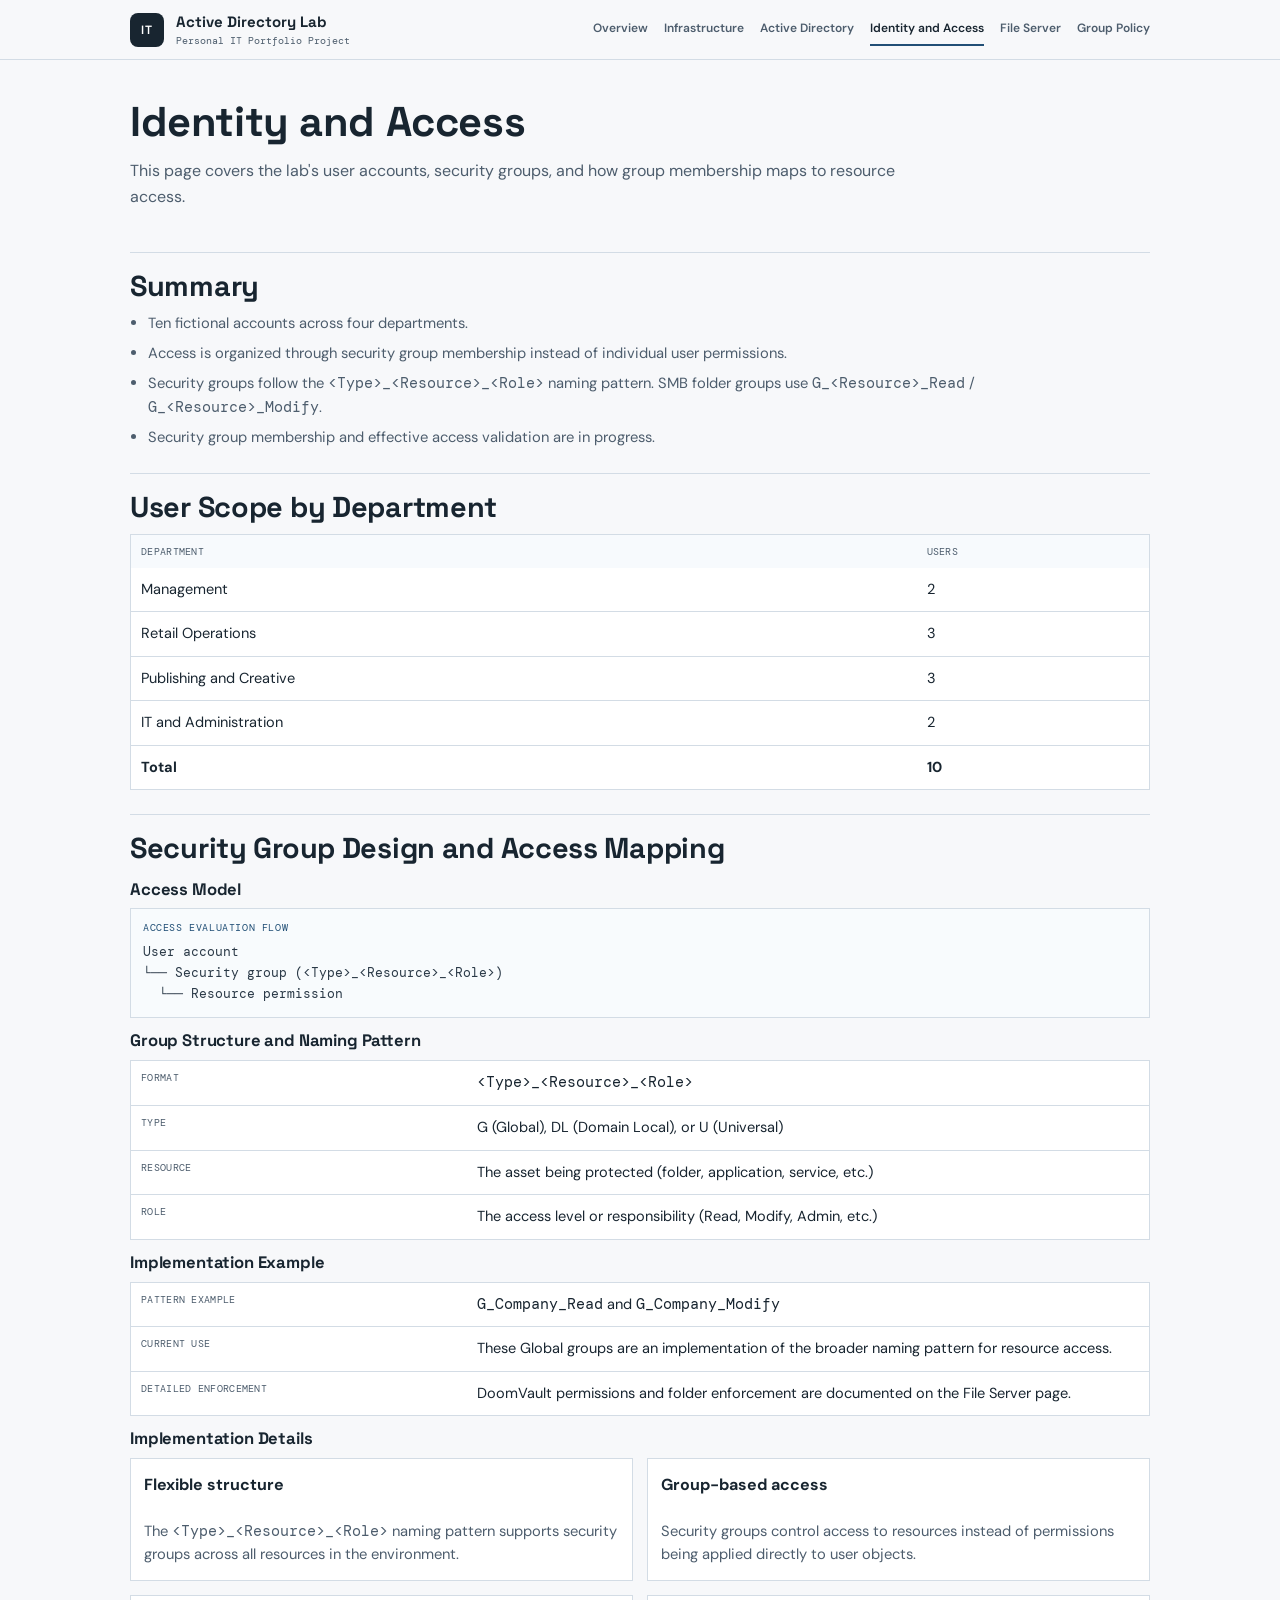
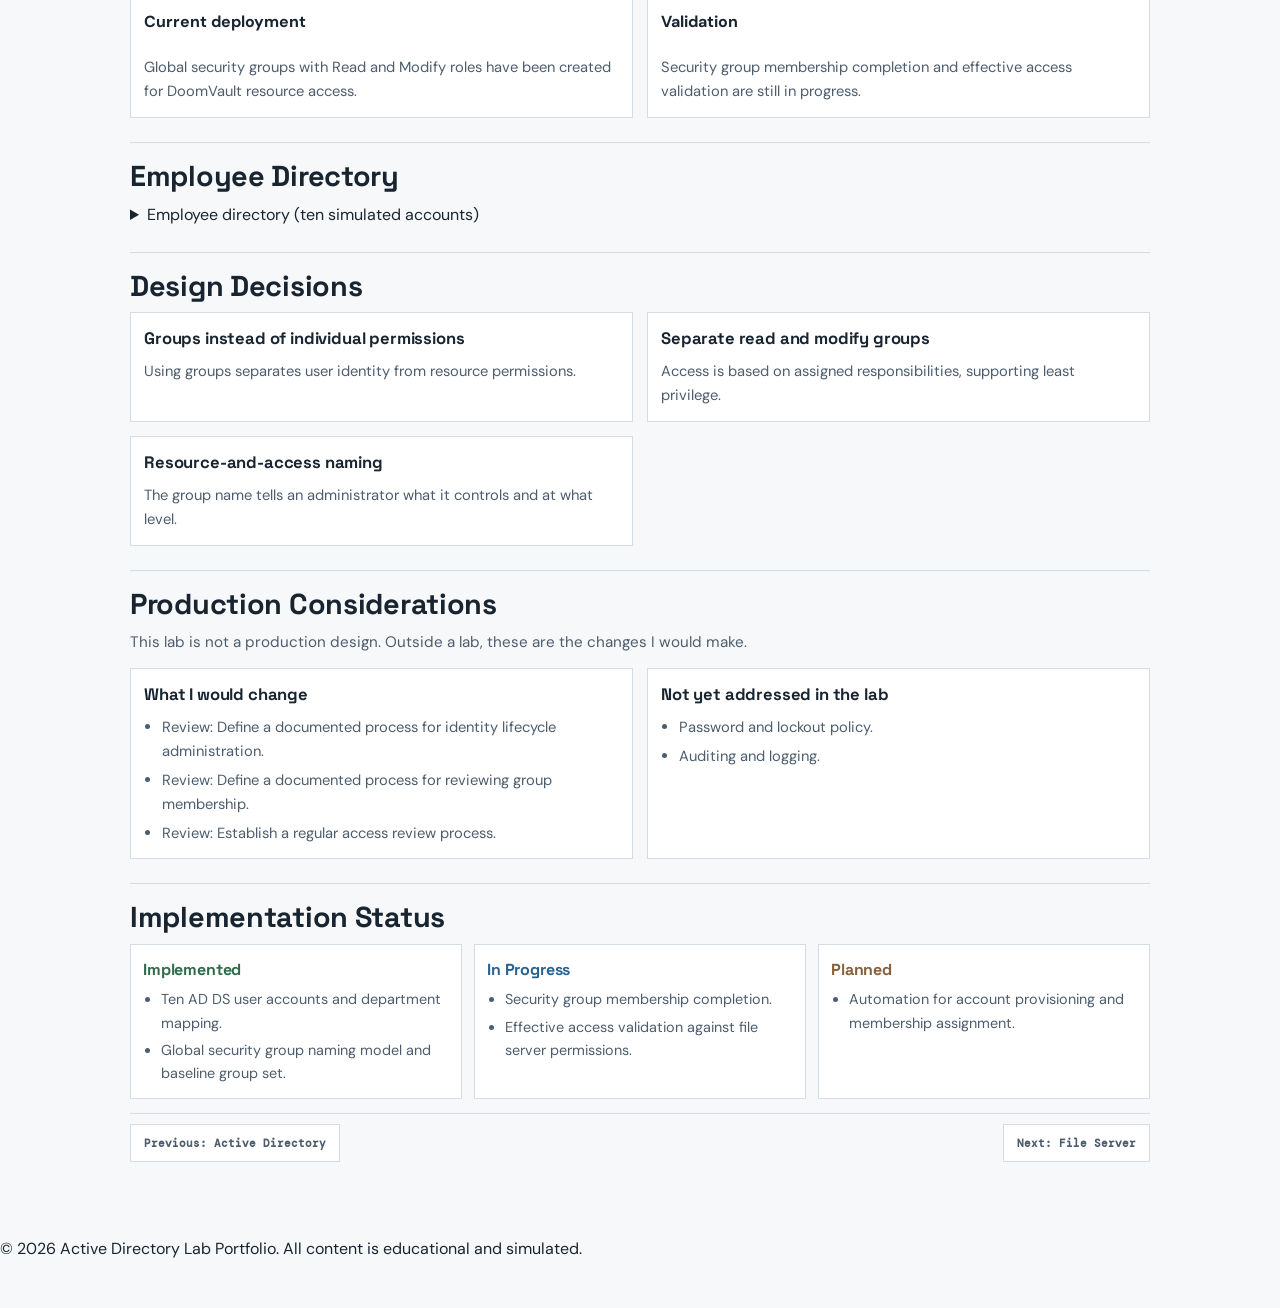
<file: pages/identity-access.html>
<!doctype html>
<html lang="en">
<head>
  <meta charset="utf-8">
  <meta name="viewport" content="width=device-width, initial-scale=1">
  <meta name="description" content="Identity and access management implementation for the lab.">
  <title>Identity and Access | Active Directory Lab</title>
  <link rel="preconnect" href="https://fonts.googleapis.com">
  <link rel="preconnect" href="https://fonts.gstatic.com" crossorigin>
  <link href="https://fonts.googleapis.com/css2?family=DM+Mono:wght@400;500&family=DM+Sans:wght@400;500;600;700&family=Space+Grotesk:wght@500;600;700&display=swap" rel="stylesheet">
  <link rel="icon" href="../images/ActiveDirectoryLogo.png" type="image/png">
  <link rel="stylesheet" href="../assets/css/style.css">
  <script src="../assets/js/main.js" defer></script>
</head>
<body>
  <a class="sr-only" href="#main">Skip to main content</a>
  <header class="site-header">
    <a class="brand" href="../index.html"><div class="brand-mark">IT</div><span class="brand-copy"><strong>Active Directory Lab</strong><small>Personal IT Portfolio Project</small></span></a>
    <button class="menu-toggle" type="button" aria-expanded="false" aria-controls="site-nav"><span></span><span></span><span></span><span class="sr-only">Toggle navigation</span></button>
    <nav id="site-nav" class="site-nav" aria-label="Primary navigation">
      <a href="../index.html">Overview</a>
      <a href="infrastructure.html">Infrastructure</a>
      <a href="active-directory.html">Active Directory</a>
      <a class="active" href="identity-access.html">Identity and Access</a>
      <a href="file-server.html">File Server</a>
      <a href="group-policy.html">Group Policy</a>
    </nav>
  </header>

  <main id="main" class="page-width">
    <section class="doc-header">
      <h1>Identity and Access</h1>
      <p class="doc-summary">This page covers the lab's user accounts, security groups, and how group membership maps to resource access.</p>
    </section>

    <section class="section reveal">
      <div class="section-title"><h2>Summary</h2></div>
      <ul class="list">
        <li>Ten fictional accounts across four departments.</li>
        <li>Access is organized through security group membership instead of individual user permissions.</li>
        <li>Security groups follow the <code>&lt;Type&gt;_&lt;Resource&gt;_&lt;Role&gt;</code> naming pattern. SMB folder groups use <code>G_&lt;Resource&gt;_Read</code> / <code>G_&lt;Resource&gt;_Modify</code>.</li>
        <li>Security group membership and effective access validation are in progress.</li>
      </ul>
    </section>

    <section class="section reveal">
      <div class="section-title"><h2>User Scope by Department</h2></div>
      <div class="table-wrap">
        <table class="table-tech">
          <thead><tr><th scope="col">Department</th><th scope="col">Users</th></tr></thead>
          <tbody>
            <tr><td>Management</td><td>2</td></tr>
            <tr><td>Retail Operations</td><td>3</td></tr>
            <tr><td>Publishing and Creative</td><td>3</td></tr>
            <tr><td>IT and Administration</td><td>2</td></tr>
            <tr><td><strong>Total</strong></td><td><strong>10</strong></td></tr>
          </tbody>
        </table>
      </div>
    </section>

    <section class="section reveal">
      <div class="section-title"><h2>Security Group Design and Access Mapping</h2></div>

      <h3 class="subsection-title">Access Model</h3>
      <div class="diagram">
        <span class="diagram-label">Access Evaluation Flow</span>
<pre>User account
└── Security group (&lt;Type&gt;_&lt;Resource&gt;_&lt;Role&gt;)
  └── Resource permission</pre>
      </div>

      <h3 class="subsection-title">Group Structure and Naming Pattern</h3>
      <div class="table-wrap">
        <table class="table-tech">
          <tbody>
            <tr><th scope="row">Format</th><td><code>&lt;Type&gt;_&lt;Resource&gt;_&lt;Role&gt;</code></td></tr>
            <tr><th scope="row">Type</th><td>G (Global), DL (Domain Local), or U (Universal)</td></tr>
            <tr><th scope="row">Resource</th><td>The asset being protected (folder, application, service, etc.)</td></tr>
            <tr><th scope="row">Role</th><td>The access level or responsibility (Read, Modify, Admin, etc.)</td></tr>
          </tbody>
        </table>
      </div>

      <h3 class="subsection-title">Implementation Example</h3>
      <div class="table-wrap">
        <table class="table-tech">
          <tbody>
            <tr><th scope="row">Pattern example</th><td><code>G_Company_Read</code> and <code>G_Company_Modify</code></td></tr>
            <tr><th scope="row">Current use</th><td>These Global groups are an implementation of the broader naming pattern for resource access.</td></tr>
            <tr><th scope="row">Detailed enforcement</th><td>DoomVault permissions and folder enforcement are documented on the File Server page.</td></tr>
          </tbody>
        </table>
      </div>

      <h3 class="subsection-title">Implementation Details</h3>
      <div class="grid-2">
        <article class="panel"><h4>Flexible structure</h4><p>The <code>&lt;Type&gt;_&lt;Resource&gt;_&lt;Role&gt;</code> naming pattern supports security groups across all resources in the environment.</p></article>
        <article class="panel"><h4>Group-based access</h4><p>Security groups control access to resources instead of permissions being applied directly to user objects.</p></article>
        <article class="panel"><h4>Current deployment</h4><p>Global security groups with Read and Modify roles have been created for DoomVault resource access.</p></article>
        <article class="panel"><h4>Validation</h4><p>Security group membership completion and effective access validation are still in progress.</p></article>
      </div>
    </section>

    <section class="section reveal">
      <div class="section-title"><h2>Employee Directory</h2></div>
      <details>
        <summary>Employee directory (ten simulated accounts)</summary>
        <p class="section-summary">All names, titles, and departments are simulated.</p>
        <div class="table-wrap">
          <table class="table-tech">
            <thead><tr><th scope="col">Name</th><th scope="col">Department</th><th scope="col">Job Title</th></tr></thead>
            <tbody>
              <tr><td>Marcus Bennett</td><td>Management</td><td>Company Owner</td></tr>
              <tr><td>Olivia Chen</td><td>Management</td><td>Operations Manager</td></tr>
              <tr><td>Ethan Brooks</td><td>Retail Operations</td><td>Retail Supervisor</td></tr>
              <tr><td>Sophia Patel</td><td>Retail Operations</td><td>Sales Associate</td></tr>
              <tr><td>Noah Williams</td><td>Retail Operations</td><td>Inventory Specialist</td></tr>
              <tr><td>Ava Mitchell</td><td>Publishing and Creative</td><td>Publishing Coordinator</td></tr>
              <tr><td>Lucas Rivera</td><td>Publishing and Creative</td><td>Comic Artist</td></tr>
              <tr><td>Isabella Foster</td><td>Publishing and Creative</td><td>Editor</td></tr>
              <tr><td>Daniel Murphy</td><td>IT and Administration</td><td>IT Support Technician</td></tr>
              <tr><td>Grace Thompson</td><td>IT and Administration</td><td>IT Administrator</td></tr>
            </tbody>
          </table>
        </div>
      </details>
    </section>

    <section class="section reveal">
      <div class="section-title"><h2>Design Decisions</h2></div>
      <div class="grid-2">
        <article class="panel"><h3>Groups instead of individual permissions</h3><p>Using groups separates user identity from resource permissions.</p></article>
        <article class="panel"><h3>Separate read and modify groups</h3><p>Access is based on assigned responsibilities, supporting least privilege.</p></article>
        <article class="panel"><h3>Resource-and-access naming</h3><p>The group name tells an administrator what it controls and at what level.</p></article>
      </div>
    </section>

    <section class="section reveal">
      <div class="section-title"><h2>Production Considerations</h2></div>
      <p class="section-summary">This lab is not a production design. Outside a lab, these are the changes I would make.</p>
      <div class="grid-2">
        <article class="panel"><h3>What I would change</h3><ul><li>Review: Define a documented process for identity lifecycle administration.</li><li>Review: Define a documented process for reviewing group membership.</li><li>Review: Establish a regular access review process.</li></ul></article>
        <article class="panel"><h3>Not yet addressed in the lab</h3><ul><li>Password and lockout policy.</li><li>Auditing and logging.</li></ul></article>
      </div>
    </section>

    <section class="section reveal">
      <div class="section-title"><h2>Implementation Status</h2></div>
      <div class="status-grid">
        <article class="status-card implemented"><h3>Implemented</h3><ul><li>Ten AD DS user accounts and department mapping.</li><li>Global security group naming model and baseline group set.</li></ul></article>
        <article class="status-card in-progress"><h3>In Progress</h3><ul><li>Security group membership completion.</li><li>Effective access validation against file server permissions.</li></ul></article>
        <article class="status-card planned"><h3>Planned</h3><ul><li>Automation for account provisioning and membership assignment.</li></ul></article>
      </div>
      <nav class="related-nav"><a href="active-directory.html">Previous: Active Directory</a><a href="file-server.html">Next: File Server</a></nav>
    </section>

    <!--
    <section class="section reveal">
      <div class="section-title"><h2>Evidence</h2></div>
      <figure>
        <img src="../images/replace-with-screenshot.png" alt="Identity and access security group configuration screenshot">
        <figcaption>Identity and access security group configuration screenshot.</figcaption>
      </figure>
    </section>

    <section class="section reveal">
      <div class="section-title"><h2>Validation Evidence</h2></div>
      <table class="table-tech">
        <thead>
          <tr><th scope="col">User</th><th scope="col">Folder</th><th scope="col">Expected access</th><th scope="col">Actual result</th></tr>
        </thead>
        <tbody>
        </tbody>
      </table>
    </section>
    -->
  </main>

  <footer class="site-footer">
    <p>&copy; 2026 Active Directory Lab Portfolio. All content is educational and simulated.</p>
  </footer>
</body>
</html>
</file>
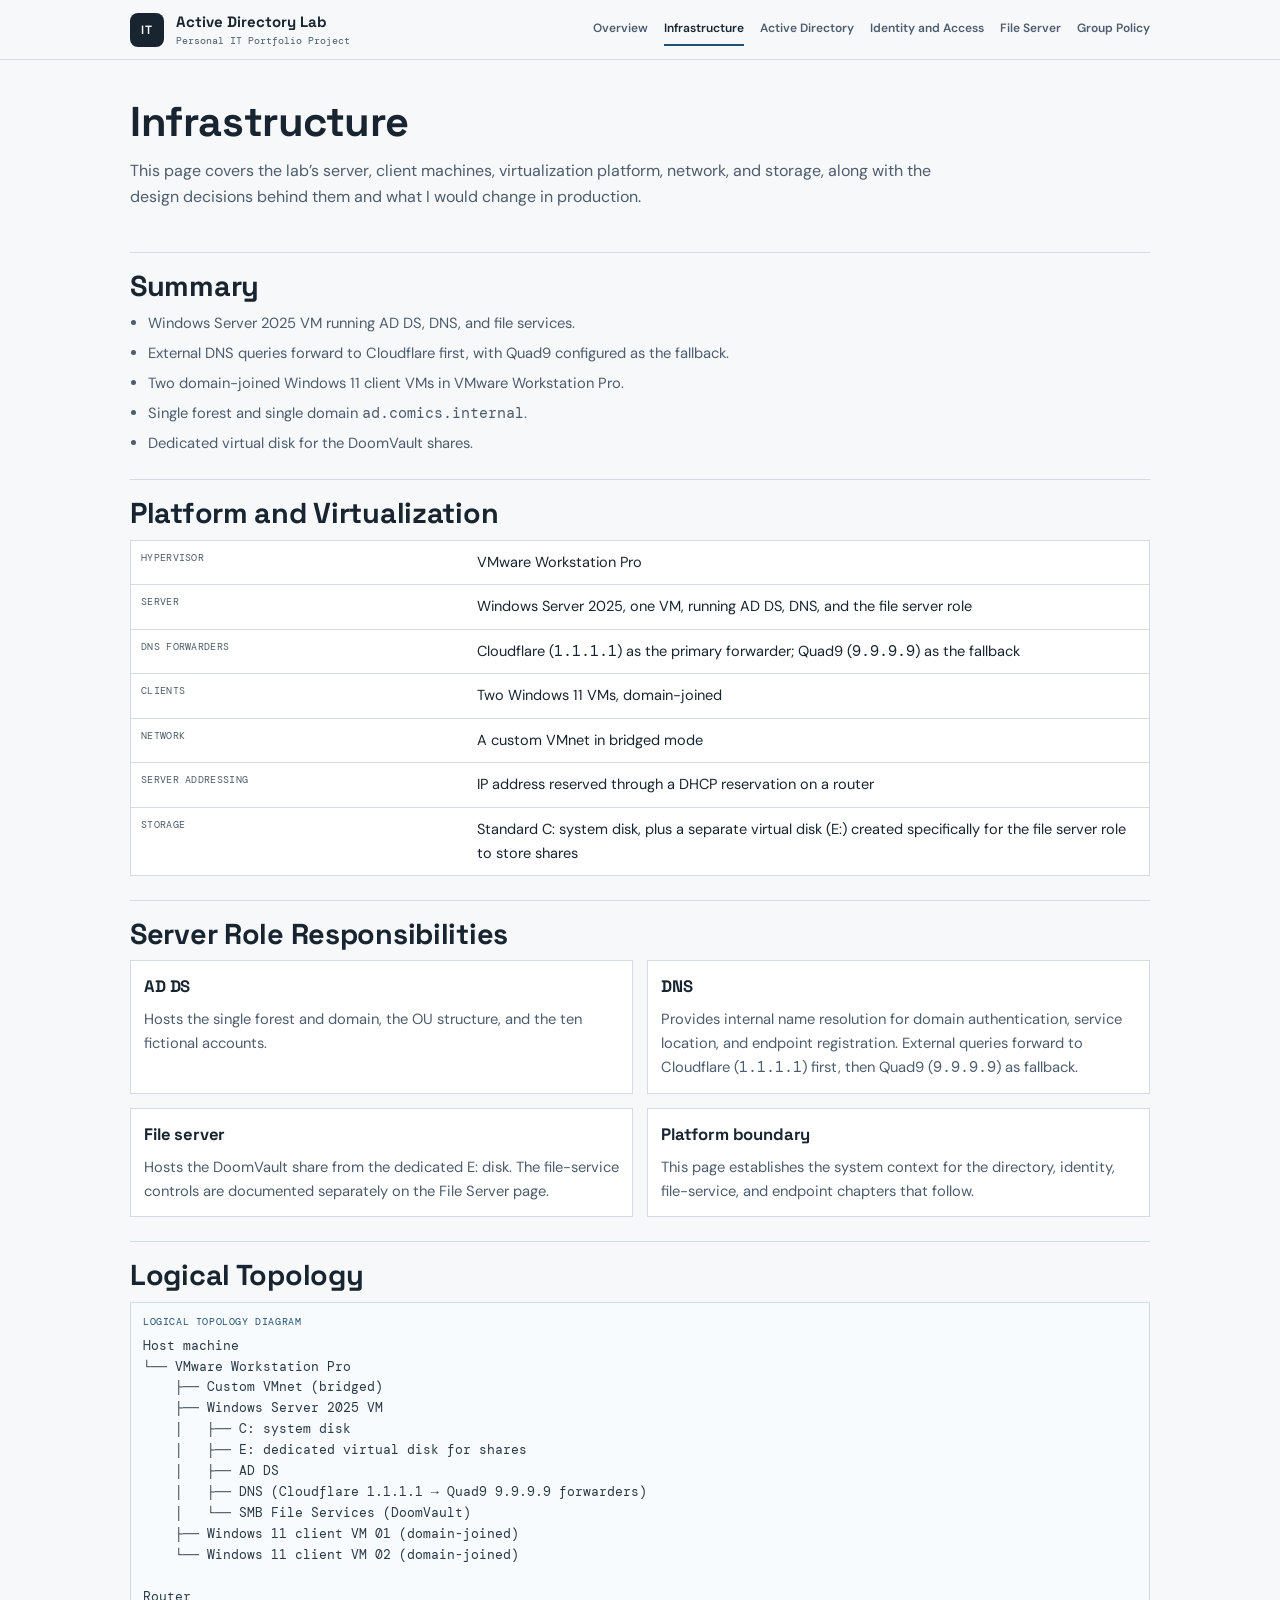
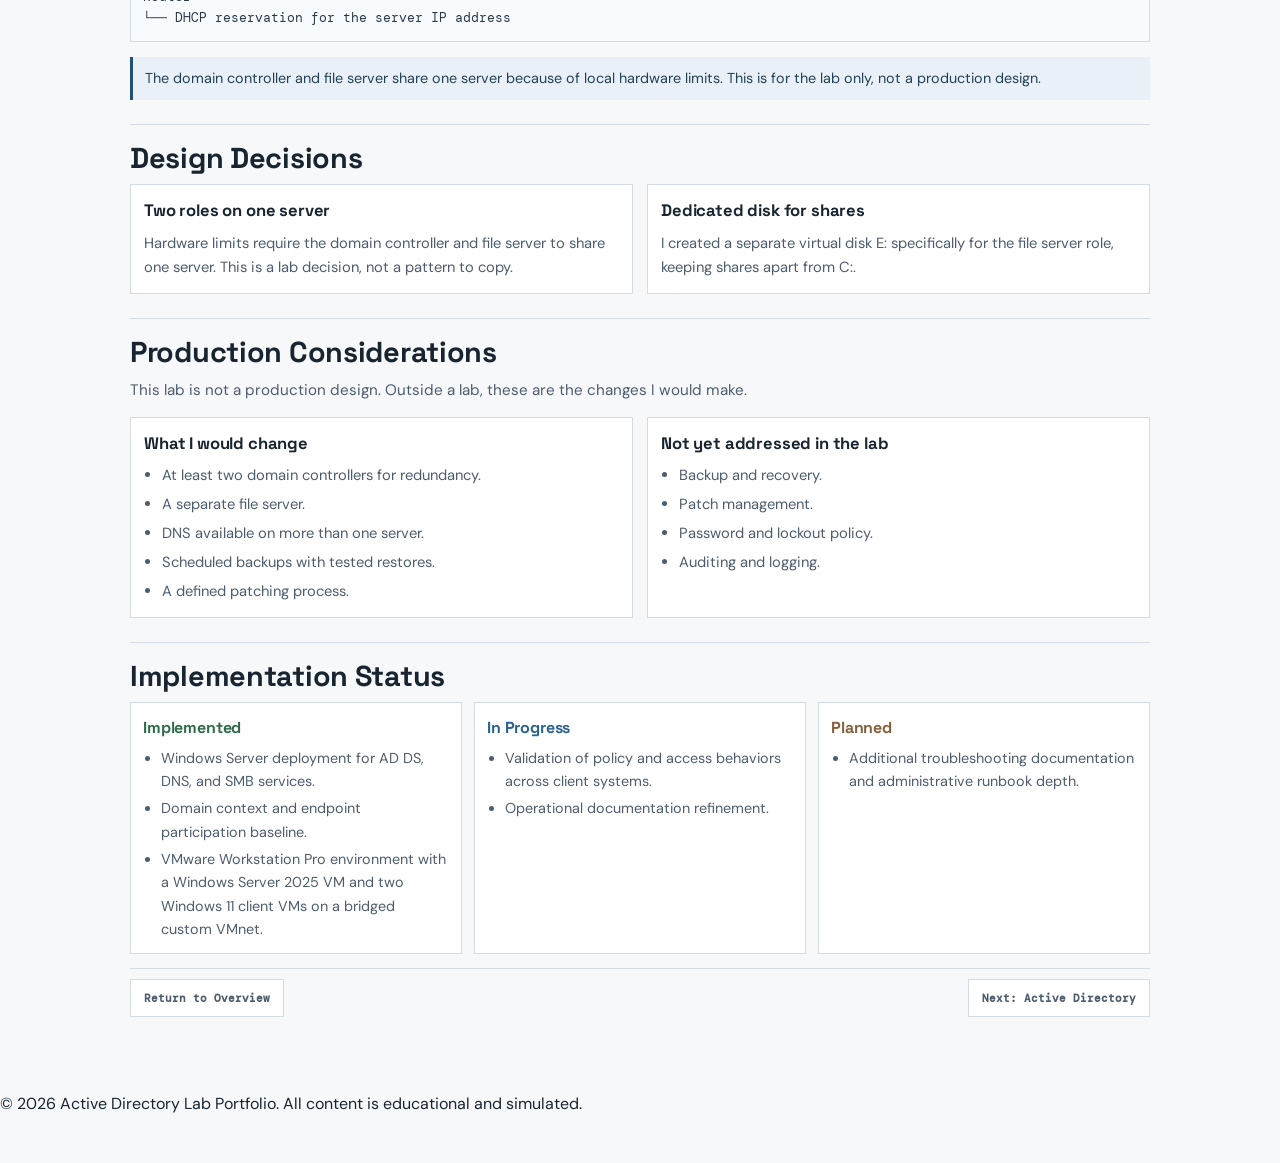
<file: pages/infrastructure.html>
<!doctype html>
<html lang="en">
<head>
  <meta charset="utf-8">
  <meta name="viewport" content="width=device-width, initial-scale=1">
  <meta name="description" content="Infrastructure details for the Active Directory lab.">
  <title>Infrastructure | Active Directory Lab</title>
  <link rel="preconnect" href="https://fonts.googleapis.com">
  <link rel="preconnect" href="https://fonts.gstatic.com" crossorigin>
  <link href="https://fonts.googleapis.com/css2?family=DM+Mono:wght@400;500&family=DM+Sans:wght@400;500;600;700&family=Space+Grotesk:wght@500;600;700&display=swap" rel="stylesheet">
  <link rel="stylesheet" href="../assets/css/style.css">
  <script src="../assets/js/main.js" defer></script>
</head>
<body>
  <a class="sr-only" href="#main">Skip to main content</a>
  <header class="site-header">
    <a class="brand" href="../index.html"><div class="brand-mark">IT</div><span class="brand-copy"><strong>Active Directory Lab</strong><small>Personal IT Portfolio Project</small></span></a>
    <button class="menu-toggle" type="button" aria-expanded="false" aria-controls="site-nav"><span></span><span></span><span></span><span class="sr-only">Toggle navigation</span></button>
    <nav id="site-nav" class="site-nav" aria-label="Primary navigation">
      <a href="../index.html">Overview</a>
      <a class="active" href="infrastructure.html">Infrastructure</a>
      <a href="active-directory.html">Active Directory</a>
      <a href="identity-access.html">Identity and Access</a>
      <a href="file-server.html">File Server</a>
      <a href="group-policy.html">Group Policy</a>
    </nav>
  </header>

  <main id="main" class="page-width">
    <section class="doc-header">
      <h1>Infrastructure</h1>
      <p class="doc-summary">This page covers the lab’s server, client machines, virtualization platform, network, and storage, along with the design decisions behind them and what I would change in production.</p>
    </section>

    <section class="section reveal">
      <div class="section-title"><h2>Summary</h2></div>
      <ul class="list">
        <li>Windows Server 2025 VM running AD DS, DNS, and file services.</li>
        <li>External DNS queries forward to Cloudflare first, with Quad9 configured as the fallback.</li>
        <li>Two domain-joined Windows 11 client VMs in VMware Workstation Pro.</li>
        <li>Single forest and single domain <code>ad.comics.internal</code>.</li>
        <li>Dedicated virtual disk for the DoomVault shares.</li>
      </ul>
    </section>

    <section class="section reveal">
      <div class="section-title"><h2>Platform and Virtualization</h2></div>
      <div class="table-wrap">
        <table class="table-tech">
          <tbody>
            <tr><th scope="row">Hypervisor</th><td>VMware Workstation Pro</td></tr>
            <tr><th scope="row">Server</th><td>Windows Server 2025, one VM, running AD DS, DNS, and the file server role</td></tr>
            <tr><th scope="row">DNS forwarders</th><td>Cloudflare (<code>1.1.1.1</code>) as the primary forwarder; Quad9 (<code>9.9.9.9</code>) as the fallback</td></tr>
            <tr><th scope="row">Clients</th><td>Two Windows 11 VMs, domain-joined</td></tr>
            <tr><th scope="row">Network</th><td>A custom VMnet in bridged mode</td></tr>
            <tr><th scope="row">Server addressing</th><td>IP address reserved through a DHCP reservation on a router</td></tr>
            <tr><th scope="row">Storage</th><td>Standard C: system disk, plus a separate virtual disk (E:) created specifically for the file server role to store shares</td></tr>
          </tbody>
        </table>
      </div>
    </section>

    <section class="section reveal">
      <div class="section-title"><h2>Server Role Responsibilities</h2></div>
      <div class="grid-2">
        <article class="panel"><h3>AD DS</h3><p>Hosts the single forest and domain, the OU structure, and the ten fictional accounts.</p></article>
        <article class="panel"><h3>DNS</h3><p>Provides internal name resolution for domain authentication, service location, and endpoint registration. External queries forward to Cloudflare (<code>1.1.1.1</code>) first, then Quad9 (<code>9.9.9.9</code>) as fallback.</p></article>
        <article class="panel"><h3>File server</h3><p>Hosts the DoomVault share from the dedicated E: disk. The file-service controls are documented separately on the File Server page.</p></article>
        <article class="panel"><h3>Platform boundary</h3><p>This page establishes the system context for the directory, identity, file-service, and endpoint chapters that follow.</p></article>
      </div>
    </section>

    <section class="section reveal">
      <div class="section-title"><h2>Logical Topology</h2></div>
      <div class="diagram">
        <span class="diagram-label">Logical Topology Diagram</span>
<pre>Host machine
└── VMware Workstation Pro
    ├── Custom VMnet (bridged)
    ├── Windows Server 2025 VM
    │   ├── C: system disk
    │   ├── E: dedicated virtual disk for shares
    │   ├── AD DS
    │   ├── DNS (Cloudflare 1.1.1.1 → Quad9 9.9.9.9 forwarders)
    │   └── SMB File Services (DoomVault)
    ├── Windows 11 client VM 01 (domain-joined)
    └── Windows 11 client VM 02 (domain-joined)

Router
└── DHCP reservation for the server IP address</pre>
      </div>
      <p class="tech-note">The domain controller and file server share one server because of local hardware limits. This is for the lab only, not a production design.</p>
    </section>

    <section class="section reveal">
      <div class="section-title"><h2>Design Decisions</h2></div>
      <div class="grid-2">
        <article class="panel"><h3>Two roles on one server</h3><p>Hardware limits require the domain controller and file server to share one server. This is a lab decision, not a pattern to copy.</p></article>
        <article class="panel"><h3>Dedicated disk for shares</h3><p>I created a separate virtual disk E: specifically for the file server role, keeping shares apart from C:.</p></article>
      </div>
    </section>

    <section class="section reveal">
      <div class="section-title"><h2>Production Considerations</h2></div>
      <p class="section-summary">This lab is not a production design. Outside a lab, these are the changes I would make.</p>
      <div class="grid-2">
        <article class="panel"><h3>What I would change</h3><ul><li>At least two domain controllers for redundancy.</li><li>A separate file server.</li><li>DNS available on more than one server.</li><li>Scheduled backups with tested restores.</li><li>A defined patching process.</li></ul></article>
        <article class="panel"><h3>Not yet addressed in the lab</h3><ul><li>Backup and recovery.</li><li>Patch management.</li><li>Password and lockout policy.</li><li>Auditing and logging.</li></ul></article>
      </div>
    </section>

    <section class="section reveal">
      <div class="section-title"><h2>Implementation Status</h2></div>
      <div class="status-grid">
        <article class="status-card implemented"><h3>Implemented</h3><ul><li>Windows Server deployment for AD DS, DNS, and SMB services.</li><li>Domain context and endpoint participation baseline.</li><li>VMware Workstation Pro environment with a Windows Server 2025 VM and two Windows 11 client VMs on a bridged custom VMnet.</li></ul></article>
        <article class="status-card in-progress"><h3>In Progress</h3><ul><li>Validation of policy and access behaviors across client systems.</li><li>Operational documentation refinement.</li></ul></article>
        <article class="status-card planned"><h3>Planned</h3><ul><li>Additional troubleshooting documentation and administrative runbook depth.</li></ul></article>
      </div>
      <nav class="related-nav"><a href="../index.html">Return to Overview</a><a href="active-directory.html">Next: Active Directory</a></nav>
    </section>

    <!-- <section class="section reveal">
      <div class="section-title"><h2>Evidence</h2></div> -->
      <!--
      <figure>
        <img src="../images/replace-with-screenshot.png" alt="Infrastructure lab topology screenshot">
        <figcaption>Infrastructure lab topology screenshot.</figcaption>
      </figure>
      -->
    <!-- </section> -->
  </main>

  <footer class="site-footer">
    <p>&copy; 2026 Active Directory Lab Portfolio. All content is educational and simulated.</p>
  </footer>
</body>
</html>
</file>
<file: assets/css/style.css>
:root {
  --bg: #f7f8fa;
  --paper: #ffffff;
  --ink: #182530;
  --ink-soft: #4d5d6d;
  --line: #d3dce5;
  --accent: #214f76;
  --accent-soft: #e9f0f7;
  --ok: #2f6b4b;
  --progress: #2a628f;
  --plan: #86603a;
  --sans: "DM Sans", sans-serif;
  --display: "Space Grotesk", sans-serif;
  --mono: "DM Mono", monospace;
}

* { box-sizing: border-box; }
html { scroll-behavior: smooth; }
body { margin: 0; color: var(--ink); background: var(--bg); font: 16px/1.62 var(--sans); }
a { color: inherit; text-decoration: none; }
code, pre, .mono { font-family: var(--mono); }
pre { margin: 0; white-space: pre; overflow-x: auto; }
table { width: 100%; border-collapse: collapse; }
th, td { text-align: left; vertical-align: top; }

.sr-only {
  position: absolute;
  width: 1px;
  height: 1px;
  padding: 0;
  margin: -1px;
  overflow: hidden;
  clip: rect(0, 0, 0, 0);
  white-space: nowrap;
  border: 0;
}

.sr-only:focus {
  position: fixed;
  top: 12px;
  left: 12px;
  z-index: 50;
  width: auto;
  height: auto;
  padding: 8px 10px;
  margin: 0;
  overflow: visible;
  clip: auto;
  background: var(--paper);
  color: var(--ink);
  border: 1px solid var(--accent);
}

.page-width { width: min(1020px, calc(100% - 56px)); margin-inline: auto; }

.site-header {
  position: sticky;
  top: 0;
  z-index: 30;
  display: flex;
  align-items: center;
  justify-content: space-between;
  padding: 12px max(28px, calc((100% - 1020px) / 2));
  border-bottom: 1px solid var(--line);
  background: color-mix(in srgb, var(--bg), transparent 8%);
  backdrop-filter: blur(10px);
}

.brand { display: flex; align-items: center; gap: 12px; }
.brand-mark {
  width: 34px;
  height: 34px;
  display: flex;
  align-items: center;
  justify-content: center;
  background: var(--ink);
  color: var(--paper);
  border-radius: 8px;
  font: 600 12px var(--display);
  letter-spacing: 0.05em;
}
.brand-copy { display: grid; line-height: 1.12; }
.brand-copy strong { font: 700 15px var(--display); }
.brand-copy small { margin-top: 3px; color: var(--ink-soft); font: 10px var(--mono); }

.site-nav { display: flex; align-items: center; gap: 16px; font-size: 12px; font-weight: 600; }
.site-nav a { color: var(--ink-soft); border-bottom: 2px solid transparent; padding: 6px 0; }
.site-nav a.active, .site-nav a:hover { color: var(--ink); border-color: var(--accent); }

.menu-toggle { display: none; border: 0; background: none; }
.menu-toggle span:not(.sr-only) { display: block; width: 22px; height: 2px; margin: 4px 0; background: var(--ink); }

a:focus-visible, button:focus-visible { outline: 2px solid var(--accent); outline-offset: 2px; }

main { padding: 30px 0 46px; }

.doc-header {
  padding-bottom: 18px;
}

.doc-kicker { margin: 0; color: var(--accent); text-transform: uppercase; letter-spacing: 0.1em; font: 11px var(--mono); }

h1, h2, h3 { margin: 0; color: var(--ink); font-family: var(--display); letter-spacing: -0.01em; }
h1 { margin-top: 8px; font-size: clamp(1.8rem, 3.5vw, 2.6rem); line-height: 1.16; }
h2 { font-size: clamp(1.3rem, 2.4vw, 1.8rem); line-height: 1.22; }
h3 { font-size: 1.04rem; }

.doc-summary { margin: 12px 0 0; max-width: 820px; color: var(--ink-soft); }

.section {
  margin-top: 24px;
  padding-top: 16px;
  border-top: 1px solid var(--line);
}

.section-title {
  display: block;
  margin-bottom: 8px;
}
.section-summary { margin: 0 0 14px; color: var(--ink-soft); font-size: 0.95rem; }

.environment-group + .environment-group { margin-top: 20px; }
.environment-group h3 { margin: 0 0 8px; color: var(--ink-soft); font: 600 0.78rem/1.3 var(--mono); letter-spacing: 0.05em; text-transform: uppercase; }

.environment-group .table-tech { table-layout: fixed; }
.environment-group .table-tech th[scope="row"] { width: 30%; }
.environment-group .table-tech td { overflow-wrap: anywhere; }

.table-wrap {
  border: 1px solid var(--line);
  background: var(--paper);
  overflow-x: auto;
}

.table-tech th, .table-tech td {
  border-top: 1px solid var(--line);
  padding: 10px 10px;
  font-size: 0.91rem;
}

.table-tech thead th {
  border-top: 0;
  color: var(--ink-soft);
  text-transform: uppercase;
  font: 10px var(--mono);
  letter-spacing: 0.03em;
  background: #f7fafd;
}

.table-tech tbody tr:first-child th,
.table-tech tbody tr:first-child td { border-top: 0; }

.table-tech th[scope="row"] {
  width: 33%;
  color: var(--ink-soft);
  font: 10px var(--mono);
  text-transform: uppercase;
  letter-spacing: 0.03em;
}

.grid-2 {
  display: grid;
  grid-template-columns: 1fr 1fr;
  gap: 14px;
}

.panel {
  border: 1px solid var(--line);
  background: var(--paper);
  padding: 13px;
}

.panel h3 { margin-bottom: 7px; }
.panel p, .panel ul { margin: 0; color: var(--ink-soft); font-size: 0.92rem; }
.panel ul { padding-left: 18px; }
.panel li + li { margin-top: 5px; }

.diagram {
  border: 1px solid var(--line);
  background: #f8fbfd;
  padding: 12px;
}

.diagram-label {
  display: block;
  margin-bottom: 8px;
  color: var(--accent);
  font: 10px var(--mono);
  text-transform: uppercase;
  letter-spacing: 0.06em;
}

.diagram pre { color: #2a3947; font-size: 0.83rem; line-height: 1.58; }

.list {
  margin: 0;
  padding-left: 18px;
  color: var(--ink-soft);
  font-size: 0.92rem;
}

.list li + li { margin-top: 6px; }

.tech-note {
  border-left: 3px solid var(--accent);
  background: var(--accent-soft);
  padding: 10px 12px;
  color: #234154;
  font-size: 0.9rem;
}

.subsection-title { margin: 10px 0 5px; }
.subsection-title:first-child { margin-top: 28px; }
.spaced-table { margin-top: 14px; }
.panel h4 { margin-top: 0; }
.muted-note { color: var(--ink-soft); font-size: 0.95rem; }

.status-grid {
  display: grid;
  grid-template-columns: repeat(3, minmax(0, 1fr));
  gap: 12px;
}

.status-card {
  border: 1px solid var(--line);
  background: var(--paper);
  padding: 12px;
}

.status-card h3 { margin-bottom: 6px; font-size: 1rem; }
.status-card ul { margin: 0; padding-left: 18px; color: var(--ink-soft); font-size: 0.9rem; }
.status-card li + li { margin-top: 4px; }

.implemented h3 { color: var(--ok); }
.in-progress h3 { color: var(--progress); }
.planned h3 { color: var(--plan); }

.page-links {
  display: grid;
  grid-template-columns: repeat(2, minmax(0, 1fr));
  gap: 10px;
}

.page-link {
  position: relative;
  display: block;
  border: 1px solid var(--line);
  border-left: 4px solid var(--accent);
  background: var(--paper);
  padding: 14px 46px 14px 14px;
  box-shadow: 0 2px 0 rgba(24, 37, 48, 0.04);
  transition: border-color 0.18s ease, background-color 0.18s ease, box-shadow 0.18s ease, transform 0.18s ease;
}

.page-link::after { content: "→"; position: absolute; top: 50%; right: 15px; color: var(--accent); font: 20px/1 var(--sans); transform: translateY(-50%); transition: transform 0.18s ease, color 0.18s ease; }
.page-link:hover { border-color: var(--accent); background: var(--accent-soft); box-shadow: 0 4px 12px rgba(24, 37, 48, 0.1); transform: translateY(-2px); }
.page-link:hover::after { color: var(--ink); transform: translate(3px, -50%); }
.page-link h3 { margin-bottom: 5px; }
.page-link p { margin: 0; color: var(--ink-soft); font-size: 0.9rem; }

.related-nav {
  display: flex;
  justify-content: space-between;
  gap: 14px;
  margin-top: 14px;
  padding-top: 10px;
  border-top: 1px solid var(--line);
  font: 12px var(--mono);
}

.related-nav a { display: inline-flex; align-items: center; min-height: 38px; padding: 8px 13px; border: 1px solid var(--line); background: var(--paper); color: var(--ink-soft); font: 600 11px var(--mono); transition: background-color 0.18s ease, border-color 0.18s ease, color 0.18s ease, transform 0.18s ease; }

.related-nav a:hover {
  border-color: var(--accent);
  background: var(--accent);
  color: #fff;
  transform: translateY(-1px);
}

.site-footer { margin-top: 28px; padding-bottom: 30px; }

.footer-stack {
  border-top: 1px solid var(--line);
  padding-top: 14px;
  display: grid;
  gap: 8px;
}

.footer-meta { margin: 0; color: var(--ink-soft); font: 11px var(--mono); }

.reveal {
  opacity: 0;
  transform: translateY(10px);
  transition: opacity 0.42s ease, transform 0.42s ease;
}

.reveal.is-visible { opacity: 1; transform: none; }
.reveal-delay { transition-delay: 0.09s; }

@media (max-width: 880px) {
  .page-width { width: min(100% - 34px, 760px); }
  .site-header { padding: 12px 17px; }
  .menu-toggle { display: block; }

  .site-nav {
    position: absolute;
    top: 62px;
    left: 17px;
    right: 17px;
    display: grid;
    gap: 0;
    padding: 8px 14px;
    border: 1px solid var(--line);
    background: var(--bg);
    opacity: 0;
    pointer-events: none;
    transform: translateY(-8px);
    transition: 0.2s ease;
  }

  .site-nav.is-open { opacity: 1; pointer-events: auto; transform: none; }
  .site-nav a { padding: 9px 0; border-bottom: 1px solid var(--line); }
  .site-nav a:last-child { border-bottom: 0; }

  .grid-2, .status-grid, .page-links { grid-template-columns: 1fr; }
  .related-nav { flex-direction: column; }
}

@media (prefers-reduced-motion: reduce) {
  html { scroll-behavior: auto; }
  .reveal { opacity: 1; transform: none; transition: none; }
}
</file>
